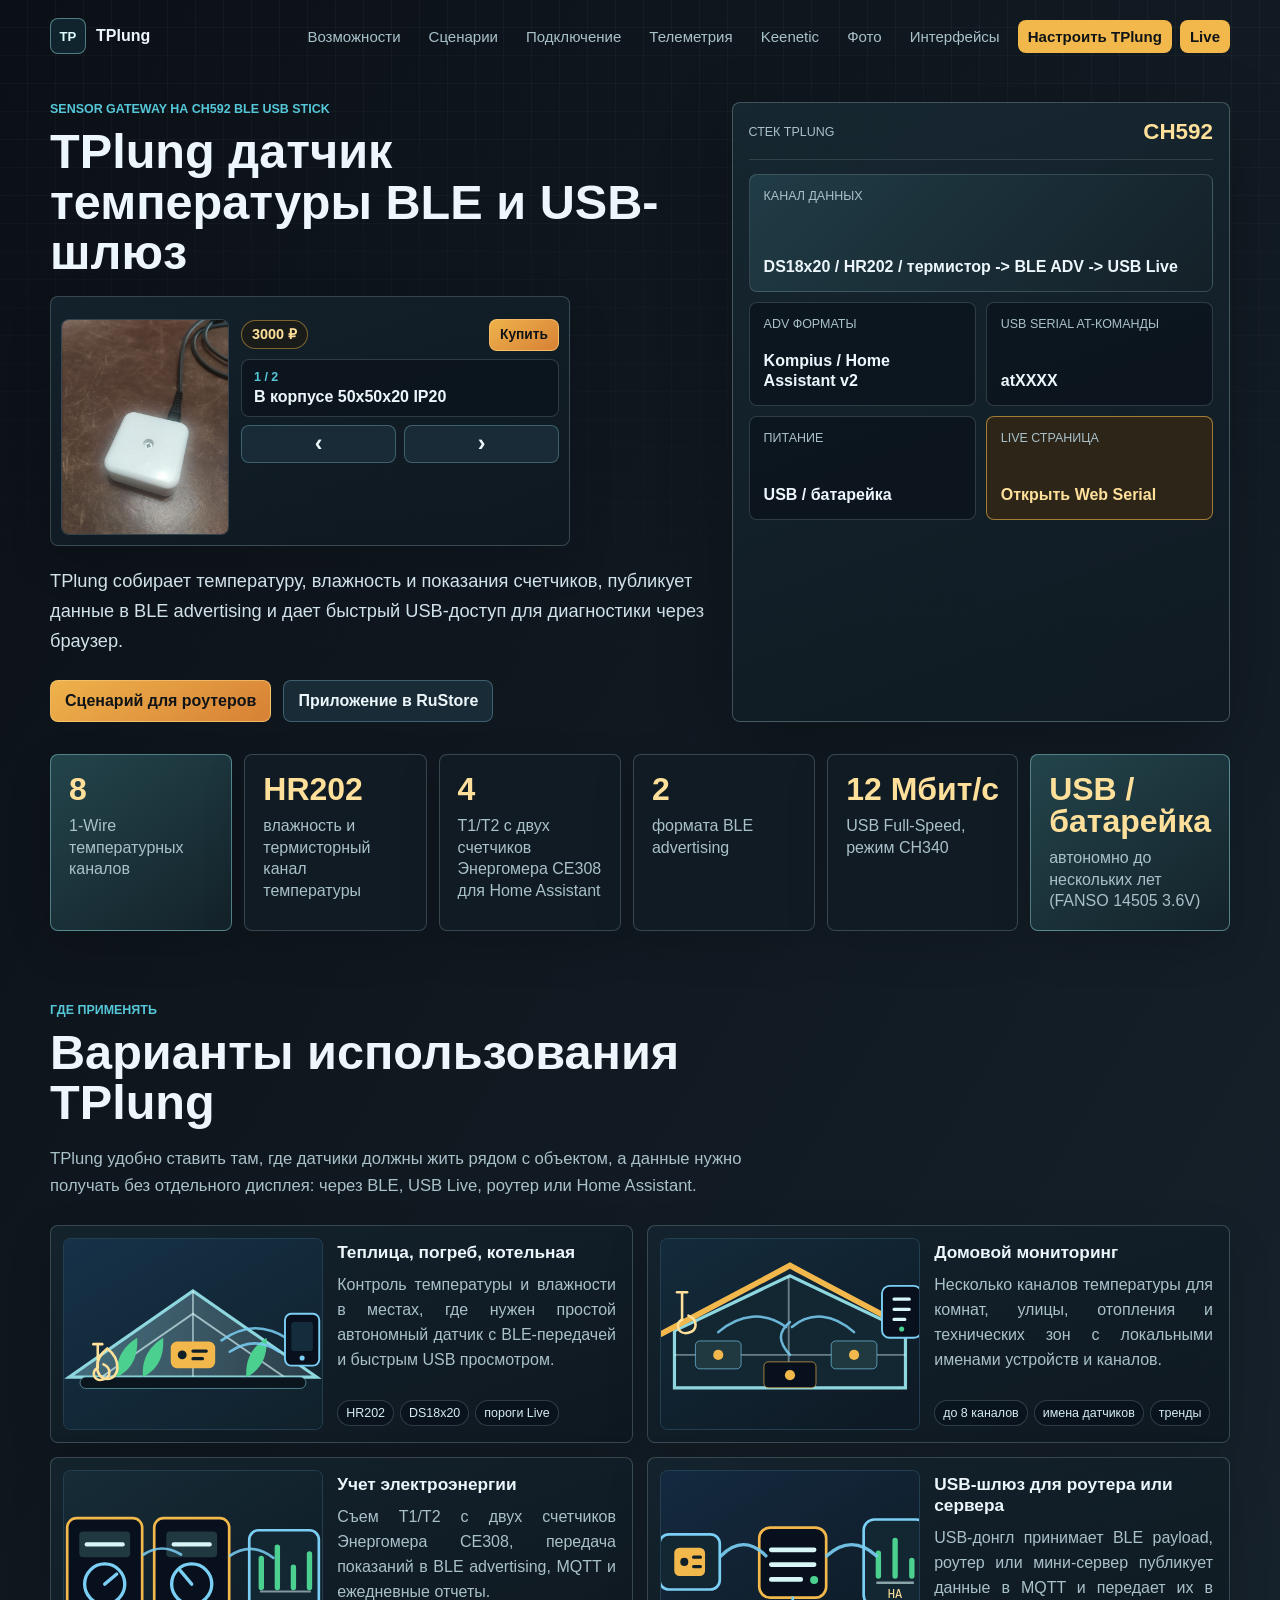
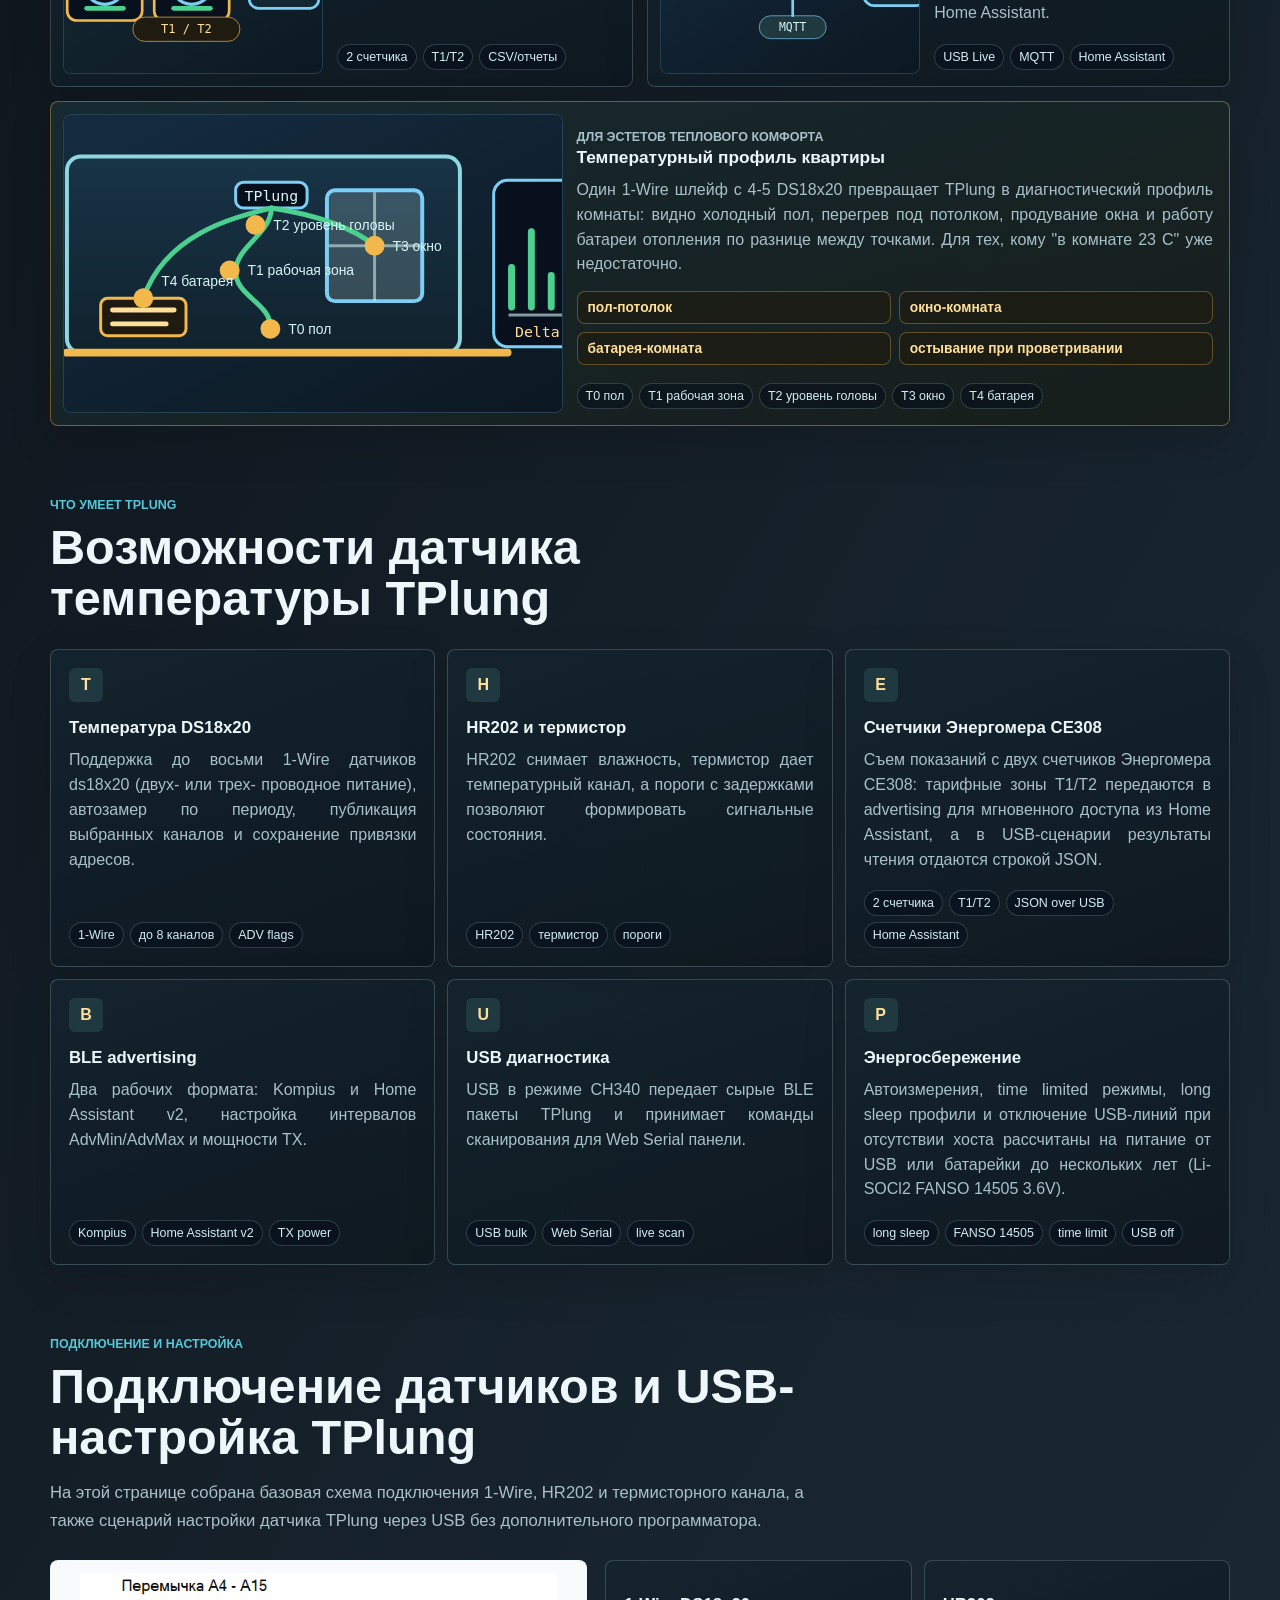
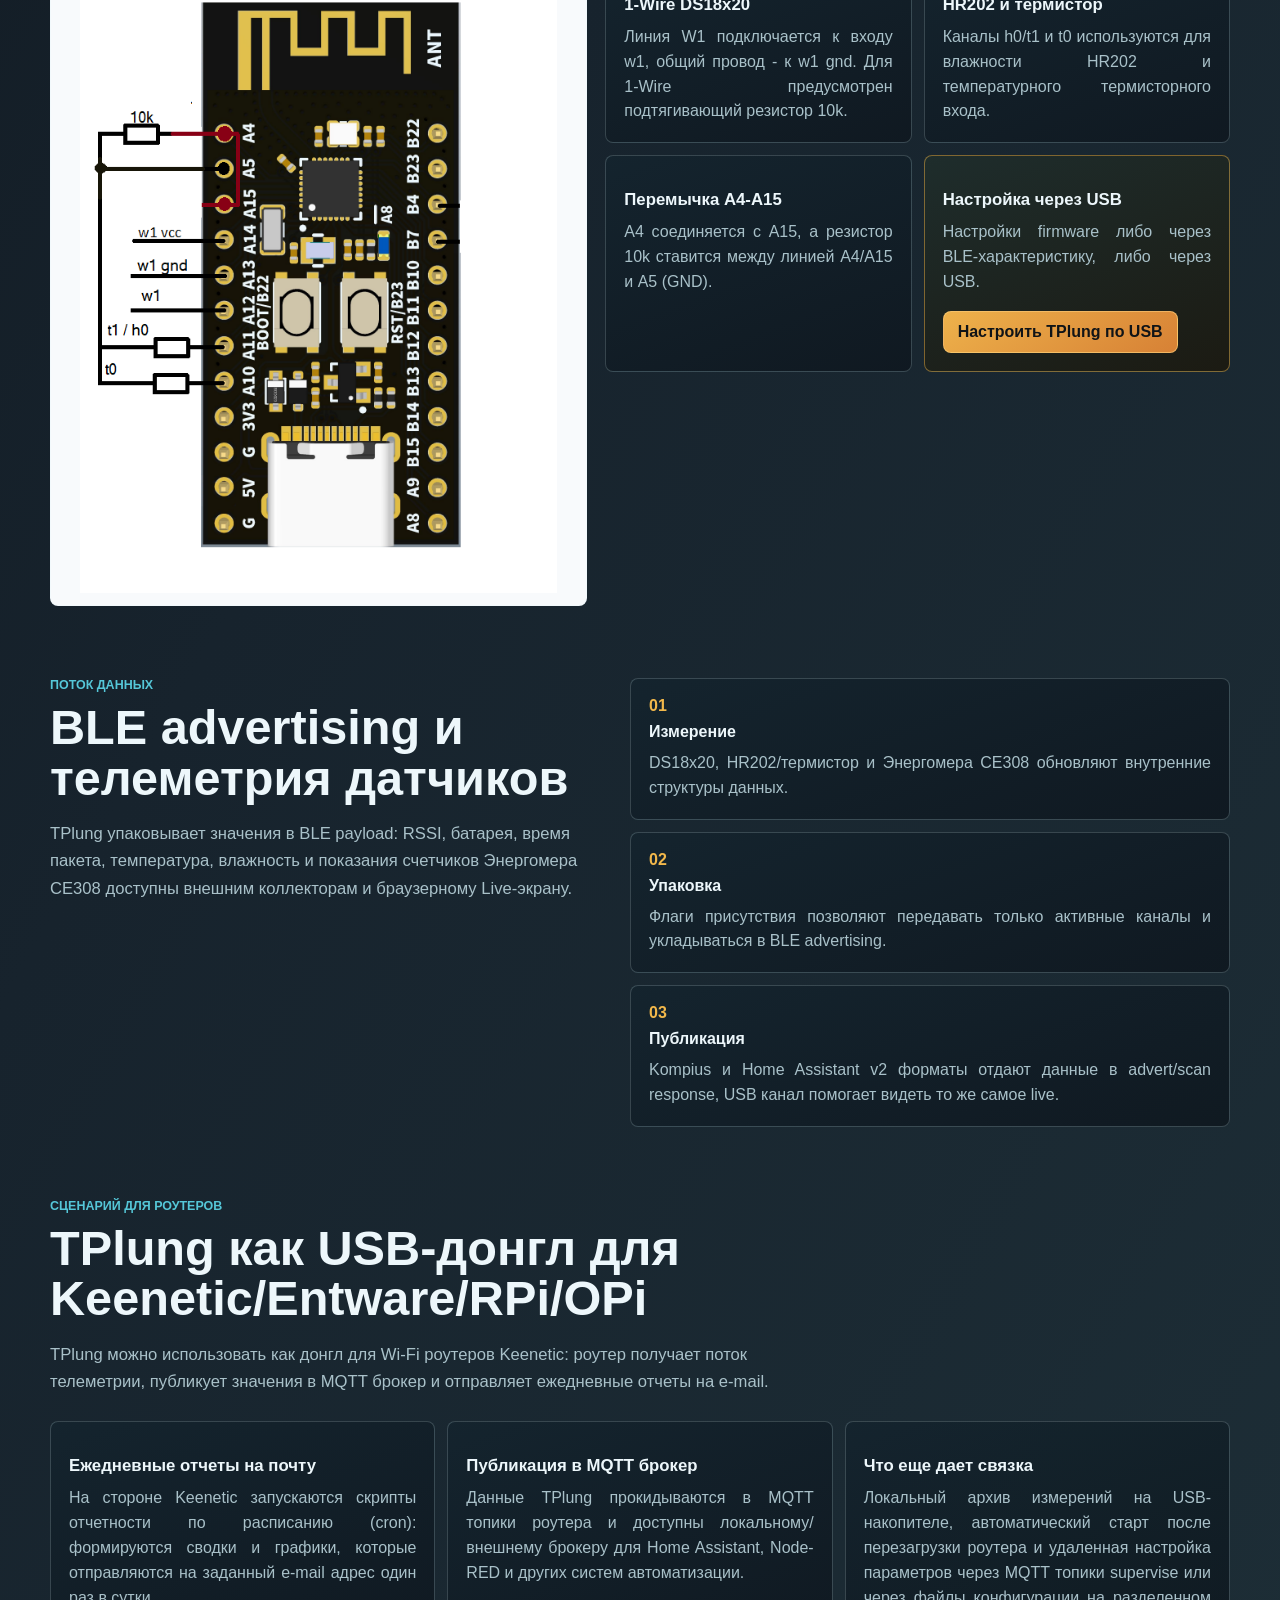
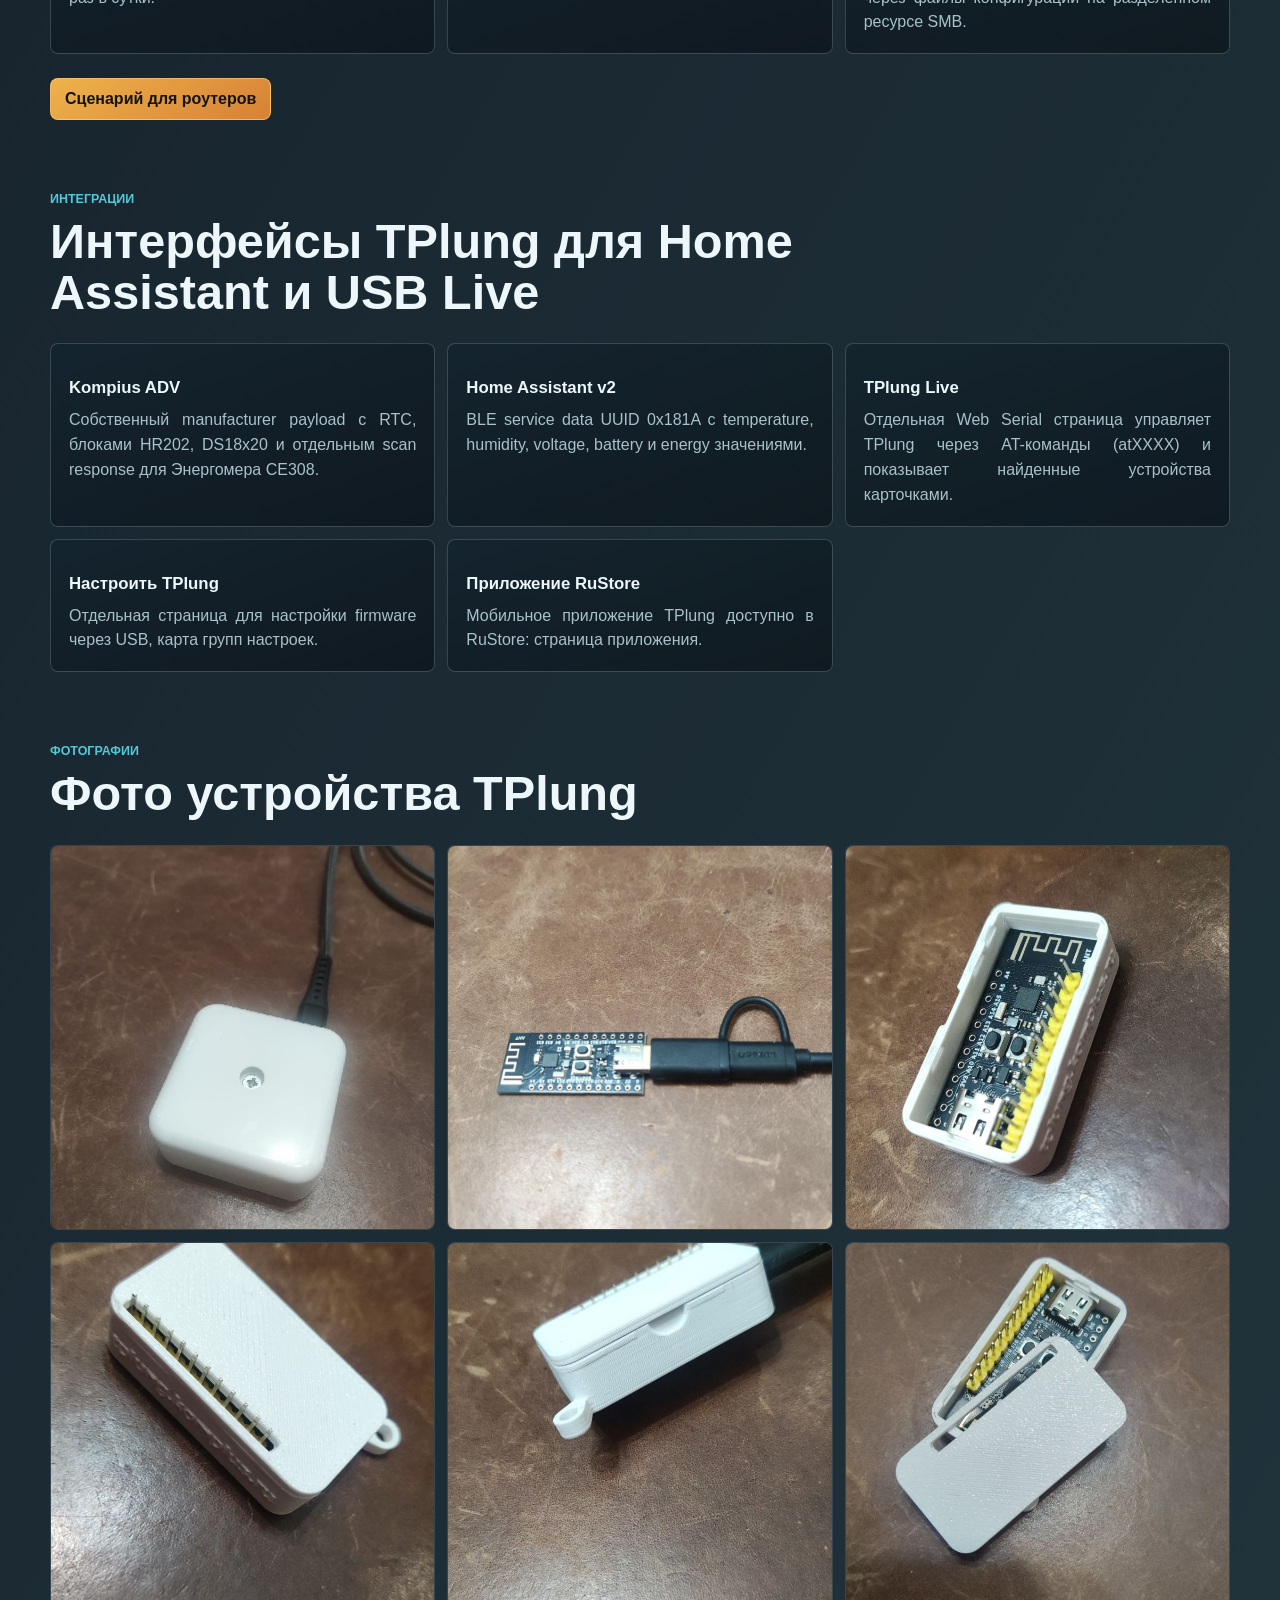
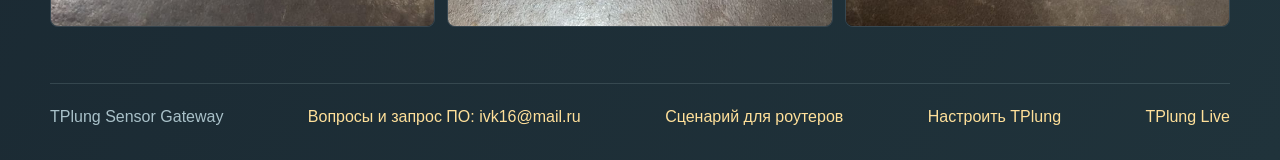
<file: index.html>
<!doctype html>
<html lang="ru">
<head>
  <meta charset="UTF-8" />
  <meta name="viewport" content="width=device-width, initial-scale=1.0" />
  <meta name="description" content="TPlung - датчик температуры и влажности с BLE advertising, USB Live, настройкой Web Serial и сценариями Keenetic/Home Assistant." />
  <meta name="robots" content="index,follow" />
  <link rel="canonical" href="https://tplung.kompius.ru/" />
  <title>TPlung датчик температуры BLE и USB-шлюз</title>
  <link rel="icon" href="./favicon.svg" type="image/svg+xml" />
  <link rel="stylesheet" href="./styles.css" />
</head>
<body>
  <div class="backdrop"></div>
  <header class="site-header">
    <a class="brand" href="./index.html" aria-label="TPlung Sensor Gateway">
      <span class="brand-mark">TP</span>
      <span>TPlung</span>
    </a>

    <nav class="site-nav" aria-label="Основная навигация">
      <a href="#features">Возможности</a>
      <a href="#use-cases">Сценарии</a>
      <a href="#connection">Подключение</a>
      <a href="#telemetry">Телеметрия</a>
      <a href="#keenetic">Keenetic</a>
      <a href="#gallery">Фото</a>
      <a href="#interfaces">Интерфейсы</a>
      <a class="nav-action" href="./firmware.html">Настроить TPlung</a>
      <a class="nav-action nav-live" href="./live.html">Live</a>
    </nav>
  </header>

  <main class="site-shell">
    <section class="hero-section">
      <div class="hero-copy">
        <p class="eyebrow">Sensor Gateway на CH592 BLE USB stick</p>
        <h1>TPlung датчик температуры BLE и USB-шлюз</h1>

        <section id="photos" class="photo-carousel is-portrait" aria-label="Фотографии устройства TPlung">
          <figure class="product-photo carousel-stage">
            <button class="carousel-zoom-button" type="button" id="photoZoomBtn" aria-label="Увеличить фото">
              <img id="photoCarouselImage" src="./assets/photos/photo_2026-06-19_22-47-48.jpg" alt="Закрытый корпус с платой" />
            </button>
          </figure>
          <div class="carousel-controls">
            <div class="carousel-buy-row">
              <b id="photoCarouselPrice">3000 ₽</b>
              <button class="buy-toggle btn btn-primary" type="button" id="buyToggleBtn" aria-expanded="false" aria-controls="buyPanel">Купить</button>
            </div>
            <button class="carousel-btn" type="button" id="photoPrevBtn" aria-label="Предыдущее фото">‹</button>
            <div class="carousel-meta">
              <span id="photoCarouselCounter">1 / 2</span>
              <strong id="photoCarouselCaption">В корпусе 50x50x20 IP20</strong>
            </div>
            <button class="carousel-btn" type="button" id="photoNextBtn" aria-label="Следующее фото">›</button>
            <div class="buy-panel" id="buyPanel" hidden>
              <div class="buy-form-row">
                <label class="buy-quantity" for="buyQuantity">
                  <span>Кол-во</span>
                  <input type="number" id="buyQuantity" min="1" max="99" step="1" value="1" inputmode="numeric" />
                </label>
                <output class="buy-total" id="buyTotal">3000 ₽</output>
              </div>
              <button class="btn btn-primary buy-pay" type="button" id="sbpPayBtn">Оплатить QR</button>
            </div>
          </div>
        </section>

        <p class="hero-lead">
          TPlung собирает температуру, влажность и показания счетчиков, публикует данные в BLE advertising и дает быстрый USB-доступ для диагностики через браузер.
        </p>

        <div class="hero-actions">
          <a class="btn btn-primary" href="./keenetic.html">Сценарий для роутеров</a>
          <a class="btn" href="https://www.rustore.ru/catalog/app/ru.kompius.thermo_plung" target="_blank" rel="noopener noreferrer">Приложение в RuStore</a>
        </div>
      </div>

      <div class="hero-aside">
        <div class="tplung-console" aria-label="Сводка возможностей TPlung">
          <div class="console-head">
            <span>Стек TPlung</span>
            <strong>CH592</strong>
          </div>
          <div class="console-grid">
            <div class="console-tile tile-wide">
              <span>Канал данных</span>
              <strong>DS18x20 / HR202 / термистор -> BLE ADV -> USB Live</strong>
            </div>
            <div class="console-tile">
              <span>ADV форматы</span>
              <strong>Kompius / Home Assistant v2</strong>
            </div>
            <div class="console-tile">
              <span>USB Serial AT-команды</span>
              <strong>atXXXX</strong>
            </div>
            <div class="console-tile">
              <span>Питание</span>
              <strong>USB / батарейка</strong>
            </div>
            <a class="console-tile console-link" href="./live.html">
              <span>Live страница</span>
              <strong>Открыть Web Serial</strong>
            </a>
          </div>
        </div>
      </div>
    </section>

    <section class="overview-grid" aria-label="Ключевые параметры">
      <div class="overview-tile accent-tile">
        <strong>8</strong>
        <span>1-Wire температурных каналов</span>
      </div>
      <div class="overview-tile">
        <strong>HR202</strong>
        <span>влажность и термисторный канал температуры</span>
      </div>
      <div class="overview-tile">
        <strong>4</strong>
        <span>T1/T2 с двух счетчиков Энергомера CE308 для Home Assistant</span>
      </div>
      <div class="overview-tile">
        <strong>2</strong>
        <span>формата BLE advertising</span>
      </div>
      <div class="overview-tile">
        <strong class="nowrap">12&nbsp;Мбит/с</strong>
        <span>USB Full-Speed, режим CH340</span>
      </div>
      <div class="overview-tile accent-tile">
        <strong>USB / батарейка</strong>
        <span>автономно до нескольких лет (FANSO 14505 3.6V)</span>
      </div>
    </section>

    <section id="use-cases" class="section-block use-case-section">
      <div class="section-head">
        <p class="eyebrow">Где применять</p>
        <h2>Варианты использования TPlung</h2>
        <p>TPlung удобно ставить там, где датчики должны жить рядом с объектом, а данные нужно получать без отдельного дисплея: через BLE, USB Live, роутер или Home Assistant.</p>
      </div>

      <div class="use-case-grid">
        <article class="use-case-card">
          <figure class="use-case-visual">
            <img src="./usecase-greenhouse.svg" alt="Схема: датчики температуры и влажности в теплице передают данные через TPlung" loading="lazy" />
          </figure>
          <div class="use-case-copy">
            <h3>Теплица, погреб, котельная</h3>
            <p>Контроль температуры и влажности в местах, где нужен простой автономный датчик с BLE-передачей и быстрым USB просмотром.</p>
            <div class="feature-points">
              <span>HR202</span>
              <span>DS18x20</span>
              <span>пороги Live</span>
            </div>
          </div>
        </article>

        <article class="use-case-card">
          <figure class="use-case-visual">
            <img src="./usecase-home.svg" alt="Схема: несколько комнат дома контролируются датчиками TPlung" loading="lazy" />
          </figure>
          <div class="use-case-copy">
            <h3>Домовой мониторинг</h3>
            <p>Несколько каналов температуры для комнат, улицы, отопления и технических зон с локальными именами устройств и каналов.</p>
            <div class="feature-points">
              <span>до 8 каналов</span>
              <span>имена датчиков</span>
              <span>тренды</span>
            </div>
          </div>
        </article>

        <article class="use-case-card">
          <figure class="use-case-visual">
            <img src="./usecase-energy.svg" alt="Схема: два счетчика Энергомера CE308 передают тарифы T1 и T2 в отчеты" loading="lazy" />
          </figure>
          <div class="use-case-copy">
            <h3>Учет электроэнергии</h3>
            <p>Съем T1/T2 с двух счетчиков Энергомера CE308, передача показаний в BLE advertising, MQTT и ежедневные отчеты.</p>
            <div class="feature-points">
              <span>2 счетчика</span>
              <span>T1/T2</span>
              <span>CSV/отчеты</span>
            </div>
          </div>
        </article>

        <article class="use-case-card">
          <figure class="use-case-visual">
            <img src="./usecase-gateway.svg" alt="Схема: USB-донгл TPlung передает BLE телеметрию через роутер в MQTT и Home Assistant" loading="lazy" />
          </figure>
          <div class="use-case-copy">
            <h3>USB-шлюз для роутера или сервера</h3>
            <p>USB-донгл принимает BLE payload, роутер или мини-сервер публикует данные в MQTT и передает их в Home Assistant.</p>
            <div class="feature-points">
              <span>USB Live</span>
              <span>MQTT</span>
              <span>Home Assistant</span>
            </div>
          </div>
        </article>

        <article class="use-case-card use-case-card-wide use-case-idea">
          <figure class="use-case-visual">
            <img src="./usecase-apartment-profile.svg" alt="Схема: пять DS18x20 на одном шлейфе измеряют пол, комнату, уровень головы, окно и батарею" loading="lazy" />
          </figure>
          <div class="use-case-copy">
            <p class="eyebrow">Для эстетов теплового комфорта</p>
            <h3>Температурный профиль квартиры</h3>
            <p>Один 1-Wire шлейф с 4-5 DS18x20 превращает TPlung в диагностический профиль комнаты: видно холодный пол, перегрев под потолком, продувание окна и работу батареи отопления по разнице между точками. Для тех, кому "в комнате 23 C" уже недостаточно.</p>
            <div class="use-case-metrics" aria-label="Полезные расчетные разницы температур">
              <span>пол-потолок</span>
              <span>окно-комната</span>
              <span>батарея-комната</span>
              <span>остывание при проветривании</span>
            </div>
            <div class="feature-points">
              <span>T0 пол</span>
              <span>T1 рабочая зона</span>
              <span>T2 уровень головы</span>
              <span>T3 окно</span>
              <span>T4 батарея</span>
            </div>
          </div>
        </article>
      </div>
    </section>

    <section id="features" class="section-block">
      <div class="section-head">
        <p class="eyebrow">Что умеет TPlung</p>
        <h2>Возможности датчика температуры TPlung</h2>
      </div>

      <div class="feature-grid">
        <article class="feature-card">
          <span class="feature-icon">T</span>
          <h3>Температура DS18x20</h3>
          <p>Поддержка до восьми 1-Wire датчиков ds18x20 (двух- или трех- проводное питание), автозамер по периоду, публикация выбранных каналов и сохранение привязки адресов.</p>
          <div class="feature-points">
            <span>1-Wire</span>
            <span>до 8 каналов</span>
            <span>ADV flags</span>
          </div>
        </article>

        <article class="feature-card">
          <span class="feature-icon">H</span>
          <h3>HR202 и термистор</h3>
          <p>HR202 снимает влажность, термистор дает температурный канал, а пороги с задержками позволяют формировать сигнальные состояния.</p>
          <div class="feature-points">
            <span>HR202</span>
            <span>термистор</span>
            <span>пороги</span>
          </div>
        </article>

        <article class="feature-card">
          <span class="feature-icon">E</span>
          <h3>Счетчики Энергомера CE308</h3>
          <p>Съем показаний с двух счетчиков Энергомера CE308: тарифные зоны T1/T2 передаются в advertising для мгновенного доступа из Home Assistant, а в USB-сценарии результаты чтения отдаются строкой JSON.</p>
          <div class="feature-points">
            <span>2 счетчика</span>
            <span>T1/T2</span>
            <span>JSON over USB</span>
            <span>Home Assistant</span>
          </div>
        </article>

        <article class="feature-card">
          <span class="feature-icon">B</span>
          <h3>BLE advertising</h3>
          <p>Два рабочих формата: Kompius и Home Assistant v2, настройка интервалов AdvMin/AdvMax и мощности TX.</p>
          <div class="feature-points">
            <span>Kompius</span>
            <span>Home Assistant v2</span>
            <span>TX power</span>
          </div>
        </article>

        <article class="feature-card">
          <span class="feature-icon">U</span>
          <h3>USB диагностика</h3>
          <p>USB в режиме CH340 передает сырые BLE пакеты TPlung и принимает команды сканирования для Web Serial панели.</p>
          <div class="feature-points">
            <span>USB bulk</span>
            <span>Web Serial</span>
            <span>live scan</span>
          </div>
        </article>

        <article class="feature-card">
          <span class="feature-icon">P</span>
          <h3>Энергосбережение</h3>
          <p>Автоизмерения, time limited режимы, long sleep профили и отключение USB-линий при отсутствии хоста рассчитаны на питание от USB или батарейки до нескольких лет (Li-SOCl2 FANSO 14505 3.6V).</p>
          <div class="feature-points">
            <span>long sleep</span>
            <span>FANSO 14505</span>
            <span>time limit</span>
            <span>USB off</span>
          </div>
        </article>
      </div>
    </section>

    <section id="connection" class="section-block connection-section">
      <div class="section-head">
        <p class="eyebrow">Подключение и настройка</p>
        <h2>Подключение датчиков и USB-настройка TPlung</h2>
        <p>
          На этой странице собрана базовая схема подключения 1-Wire, HR202 и термисторного канала,
          а также сценарий настройки датчика TPlung через USB без дополнительного программатора.
        </p>
      </div>

      <div class="connection-layout">
        <figure class="connection-diagram">
          <img src="./connections.png" alt="Схема подключения датчиков к TPlung: A4-A15, 1-Wire, HR202 и термистор" loading="lazy" />
        </figure>

        <div class="connection-panels">
          <article class="interface-panel">
            <h3>1-Wire DS18x20</h3>
            <p>Линия W1 подключается к входу w1, общий провод - к w1 gnd. Для 1-Wire предусмотрен подтягивающий резистор 10k.</p>
          </article>
          <article class="interface-panel">
            <h3>HR202 и термистор</h3>
            <p>Каналы h0/t1 и t0 используются для влажности HR202 и температурного термисторного входа.</p>
          </article>
          <article class="interface-panel">
            <h3>Перемычка A4-A15</h3>
            <p>A4 соединяется с A15, а резистор 10k ставится между линией A4/A15 и A5 (GND).</p>
          </article>
          <article class="interface-panel accent-panel">
            <h3>Настройка через USB</h3>
            <p>Настройки firmware либо через BLE-характеристику, либо через USB.</p>
            <div class="hero-actions compact-actions">
              <a class="btn btn-primary" href="./firmware.html">Настроить TPlung по USB</a>
            </div>
          </article>
        </div>
      </div>
    </section>

    <section id="telemetry" class="section-block split-section">
      <div class="section-head">
        <p class="eyebrow">Поток данных</p>
        <h2>BLE advertising и телеметрия датчиков</h2>
        <p>TPlung упаковывает значения в BLE payload: RSSI, батарея, время пакета, температура, влажность и показания счетчиков Энергомера CE308 доступны внешним коллекторам и браузерному Live-экрану.</p>
      </div>

      <div class="timeline">
        <div class="timeline-step">
          <span>01</span>
          <strong>Измерение</strong>
          <p>DS18x20, HR202/термистор и Энергомера CE308 обновляют внутренние структуры данных.</p>
        </div>
        <div class="timeline-step">
          <span>02</span>
          <strong>Упаковка</strong>
          <p>Флаги присутствия позволяют передавать только активные каналы и укладываться в BLE advertising.</p>
        </div>
        <div class="timeline-step">
          <span>03</span>
          <strong>Публикация</strong>
          <p>Kompius и Home Assistant v2 форматы отдают данные в advert/scan response, USB канал помогает видеть то же самое live.</p>
        </div>
      </div>
    </section>

    <section id="keenetic" class="section-block">
      <div class="section-head">
        <p class="eyebrow">Сценарий для роутеров</p>
        <h2>TPlung как USB-донгл для Keenetic/Entware/RPi/OPi</h2>
        <p>
          TPlung можно использовать как донгл для Wi-Fi роутеров Keenetic: роутер получает поток телеметрии,
          публикует значения в MQTT брокер и отправляет ежедневные отчеты на e-mail.
        </p>
      </div>

      <div class="interface-grid">
        <article class="interface-panel">
          <h3>Ежедневные отчеты на почту</h3>
          <p>На стороне Keenetic запускаются скрипты отчетности по расписанию (cron): формируются сводки и графики, которые отправляются на заданный e-mail адрес один раз в сутки.</p>
        </article>
        <article class="interface-panel">
          <h3>Публикация в MQTT брокер</h3>
          <p>Данные TPlung прокидываются в MQTT топики роутера и доступны локальному/внешнему брокеру для Home Assistant, Node-RED и других систем автоматизации.</p>
        </article>
        <article class="interface-panel">
          <h3>Что еще дает связка</h3>
          <p>Локальный архив измерений на USB-накопителе, автоматический старт после перезагрузки роутера и удаленная настройка параметров через MQTT топики supervise или через файлы конфигурации на разделенном ресурсе SMB.</p>
        </article>
      </div>

      <div class="hero-actions">
        <a class="btn btn-primary" href="./keenetic.html">Сценарий для роутеров</a>
      </div>
    </section>

    <section id="interfaces" class="section-block">
      <div class="section-head">
        <p class="eyebrow">Интеграции</p>
        <h2>Интерфейсы TPlung для Home Assistant и USB Live</h2>
      </div>

      <div class="interface-grid">
        <article class="interface-panel">
          <h3>Kompius ADV</h3>
          <p>Собственный manufacturer payload с RTC, блоками HR202, DS18x20 и отдельным scan response для Энергомера CE308.</p>
        </article>
        <article class="interface-panel">
          <h3>Home Assistant v2</h3>
          <p>BLE service data UUID 0x181A с temperature, humidity, voltage, battery и energy значениями.</p>
        </article>
        <article class="interface-panel">
          <h3>TPlung Live</h3>
          <p>Отдельная Web Serial страница управляет TPlung через AT-команды (atXXXX) и показывает найденные устройства карточками.</p>
        </article>
        <article class="interface-panel">
          <h3>Настроить TPlung</h3>
          <p>Отдельная страница для настройки firmware через USB, карта групп настроек.</p>
        </article>
        <article class="interface-panel">
          <h3>Приложение RuStore</h3>
          <p>Мобильное приложение TPlung доступно в RuStore: <a href="https://www.rustore.ru/catalog/app/ru.kompius.thermo_plung" target="_blank" rel="noopener noreferrer">страница приложения</a>.</p>
        </article>
      </div>
    </section>

    <section id="gallery" class="section-block">
      <div class="section-head">
        <p class="eyebrow">Фотографии</p>
        <h2>Фото устройства TPlung</h2>
      </div>

      <div class="gallery-grid" id="galleryGrid"></div>
    </section>
  </main>

  <footer class="site-footer">
    <span>TPlung Sensor Gateway</span>
    <a href="mailto:ivk16@mail.ru">Вопросы и запрос ПО: ivk16@mail.ru</a>
    <a href="./keenetic.html">Сценарий для роутеров</a>
    <a href="./firmware.html">Настроить TPlung</a>
    <a href="./live.html">TPlung Live</a>
  </footer>

  <div class="photo-lightbox" id="photoLightbox" aria-hidden="true">
    <button class="lightbox-backdrop" type="button" id="photoLightboxBackdrop" aria-label="Закрыть фото"></button>
    <figure class="lightbox-frame">
      <button class="lightbox-close" type="button" id="photoLightboxClose" aria-label="Закрыть">×</button>
      <img id="photoLightboxImage" src="./assets/photos/photo_2026-06-19_22-47-36.jpg" alt="Корпус с кабелем" />
      <figcaption id="photoLightboxCaption">Корпус с кабелем</figcaption>
    </figure>
  </div>

  <div class="qr-modal" id="sbpQrModal" aria-hidden="true">
    <button class="qr-modal-backdrop" type="button" id="sbpQrBackdrop" aria-label="Закрыть QR оплаты"></button>
    <section class="qr-modal-frame" role="dialog" aria-modal="true" aria-labelledby="sbpQrTitle">
      <button class="qr-modal-close" type="button" id="sbpQrClose" aria-label="Закрыть">×</button>
      <h2 id="sbpQrTitle">Оплата по QR</h2>
      <div class="sbp-qr" aria-live="polite">
        <img id="sbpQrImage" src="" alt="QR-код для оплаты TPlung через СБП" hidden />
        <p id="sbpQrCaption"></p>
        <button class="btn invoice-req-btn" type="button" id="openInvoiceReqBtn" hidden>Отправить реквизиты организации для счета</button>
      </div>
    </section>
  </div>

  <div class="qr-modal" id="invoiceReqModal" aria-hidden="true">
    <button class="qr-modal-backdrop" type="button" id="invoiceReqBackdrop" aria-label="Закрыть форму реквизитов"></button>
    <section class="qr-modal-frame invoice-modal-frame" role="dialog" aria-modal="true" aria-labelledby="invoiceReqTitle">
      <button class="qr-modal-close" type="button" id="invoiceReqClose" aria-label="Закрыть">×</button>
      <h2 id="invoiceReqTitle">Реквизиты организации для счета</h2>
      <p class="invoice-help">Только для ИП и ООО: заполните форму и отправьте письмо на ivk16@mail.ru, или просто прикрепите свои реквизиты.</p>

      <form class="invoice-form" id="invoiceForm" novalidate>
        <label>
          <span>Тип организации</span>
          <select id="invoiceClientType">
            <option value="ООО">ООО</option>
            <option value="ИП">ИП</option>
          </select>
        </label>
        <label>
          <span>Наименование организации / ИП</span>
          <input type="text" id="invoiceName" placeholder="ООО Ромашка / ИП Иванов И.И." />
        </label>
        <label>
          <span>ИНН</span>
          <input type="text" id="invoiceInn" placeholder="1234567890" />
        </label>
        <label>
          <span>КПП (для ООО)</span>
          <input type="text" id="invoiceKpp" placeholder="123456789" />
        </label>
        <label>
          <span>E-mail для счета</span>
          <input type="email" id="invoiceEmail" placeholder="client@example.com" />
        </label>
        <label class="field-wide">
          <span>Комментарий</span>
          <textarea id="invoiceComment" rows="3" placeholder="Доп. пожелания: адрес и желаемый способ доставки"></textarea>
        </label>
        <button class="btn btn-primary field-wide" type="submit">Сформировать письмо</button>
      </form>
    </section>
  </div>

  <script>
    (() => {
      const photos = [
        { src: "./assets/photos/photo_2026-06-19_22-47-48.jpg", alt: "В корпусе 50x50x20 IP20", price: "3000 ₽", shape: "portrait" },
        { src: "./assets/photos/photo_2026-06-19_22-48-08.jpg", alt: "В корпусе 100x29x100 IP20", price: "3500 ₽", shape: "portrait" }
      ];

      const galleryPhotos = [
        { src: "./assets/photos/photo_2026-06-19_22-47-36.jpg", alt: "Корпус с кабелем", price: "3000 ₽", shape: "portrait" },
        { src: "./assets/photos/photo_2026-06-19_22-47-25.jpg", alt: "Плата с USB", price: "3000 ₽", shape: "portrait" },
        { src: "./assets/photos/photo_2026-06-19_22-47-52.jpg", alt: "Плата в корпусе", price: "3000 ₽", shape: "landscape" },
        { src: "./assets/photos/photo_2026-06-19_22-47-56.jpg", alt: "Корпус с гребенкой", price: "3000 ₽", shape: "portrait" },
        { src: "./assets/photos/photo_2026-06-19_22-48-00.jpg", alt: "Вид сбоку", price: "3000 ₽", shape: "portrait" },
        { src: "./assets/photos/photo_2026-06-19_22-48-04.jpg", alt: "Сдвинутая крышка", price: "3000 ₽", shape: "portrait" }
      ];

      const sbpConfig = {
        apiEndpoint: "",
        paymentLink: "",
        purposePrefix: "TPlung Sensor Gateway"
      };

      const carousel = document.getElementById("photos");
      const image = document.getElementById("photoCarouselImage");
      const counter = document.getElementById("photoCarouselCounter");
      const caption = document.getElementById("photoCarouselCaption");
      const price = document.getElementById("photoCarouselPrice");
      const buyToggle = document.getElementById("buyToggleBtn");
      const buyPanel = document.getElementById("buyPanel");
      const buyQuantity = document.getElementById("buyQuantity");
      const buyTotal = document.getElementById("buyTotal");
      const sbpPay = document.getElementById("sbpPayBtn");
      const sbpQrModal = document.getElementById("sbpQrModal");
      const sbpQrClose = document.getElementById("sbpQrClose");
      const sbpQrBackdrop = document.getElementById("sbpQrBackdrop");
      const sbpQrImage = document.getElementById("sbpQrImage");
      const sbpQrCaption = document.getElementById("sbpQrCaption");
      const openInvoiceReqBtn = document.getElementById("openInvoiceReqBtn");
      const invoiceReqModal = document.getElementById("invoiceReqModal");
      const invoiceReqClose = document.getElementById("invoiceReqClose");
      const invoiceReqBackdrop = document.getElementById("invoiceReqBackdrop");
      const invoiceForm = document.getElementById("invoiceForm");
      const invoiceClientType = document.getElementById("invoiceClientType");
      const invoiceName = document.getElementById("invoiceName");
      const invoiceInn = document.getElementById("invoiceInn");
      const invoiceKpp = document.getElementById("invoiceKpp");
      const invoiceEmail = document.getElementById("invoiceEmail");
      const invoiceComment = document.getElementById("invoiceComment");
      const prev = document.getElementById("photoPrevBtn");
      const next = document.getElementById("photoNextBtn");
      const zoom = document.getElementById("photoZoomBtn");
      const lightbox = document.getElementById("photoLightbox");
      const lightboxImage = document.getElementById("photoLightboxImage");
      const lightboxCaption = document.getElementById("photoLightboxCaption");
      const lightboxClose = document.getElementById("photoLightboxClose");
      const lightboxBackdrop = document.getElementById("photoLightboxBackdrop");
      const galleryGrid = document.getElementById("galleryGrid");

      function renderGallery() {
        galleryGrid.innerHTML = "";
        galleryPhotos.forEach((photo, idx) => {
          const item = document.createElement("a");
          item.href = "#";
          item.className = "gallery-item";
          item.setAttribute("aria-label", photo.alt);
          item.innerHTML = `
            <img src="${photo.src}" alt="${photo.alt}" loading="lazy" />
            <div class="gallery-item-overlay">
              <span class="gallery-item-alt">${photo.alt}</span>
            </div>
          `;
          item.addEventListener("click", (e) => {
            e.preventDefault();
            showLightbox(photo);
          });
          galleryGrid.appendChild(item);
        });
      }

      function showLightbox(photo) {
        lightboxImage.src = photo.src;
        lightboxImage.alt = photo.alt;
        lightboxCaption.textContent = photo.alt;
        openLightbox();
      }

      const rubFormatter = new Intl.NumberFormat("ru-RU", {
        style: "currency",
        currency: "RUB",
        maximumFractionDigits: 0
      });

      function parsePriceValue(value) {
        return Number(String(value).replace(/[^\d,.-]/g, "").replace(",", ".")) || 0;
      }

      function getQuantity() {
        const value = Number.parseInt(buyQuantity.value, 10);
        return Number.isFinite(value) ? Math.max(1, Math.min(99, value)) : 1;
      }

      function getCurrentOrder() {
        const photo = photos[index];
        const quantity = getQuantity();
        const unitPrice = parsePriceValue(photo.price);
        return {
          photo,
          quantity,
          unitPrice,
          total: unitPrice * quantity
        };
      }

      function formatRub(value) {
        return rubFormatter.format(value).replace(/,00\s?₽$/, " ₽");
      }

      function updateOrderSummary() {
        const order = getCurrentOrder();
        buyQuantity.value = order.quantity;
        buyTotal.value = formatRub(order.total);
      }

      function hideSbpQr() {
        sbpQrModal.classList.remove("is-open");
        sbpQrModal.setAttribute("aria-hidden", "true");
        openInvoiceReqBtn.hidden = true;
        sbpQrImage.hidden = true;
        sbpQrImage.removeAttribute("src");
        sbpQrCaption.textContent = "";
      }

      function openSbpQr() {
        sbpQrModal.classList.add("is-open");
        sbpQrModal.setAttribute("aria-hidden", "false");
        sbpQrClose.focus();
      }

      function closeSbpQr() {
        sbpQrModal.classList.remove("is-open");
        sbpQrModal.setAttribute("aria-hidden", "true");
        sbpPay.focus();
      }

      function openInvoiceReq() {
        invoiceReqModal.classList.add("is-open");
        invoiceReqModal.setAttribute("aria-hidden", "false");
        invoiceClientType.focus();
      }

      function closeInvoiceReq() {
        invoiceReqModal.classList.remove("is-open");
        invoiceReqModal.setAttribute("aria-hidden", "true");
        openInvoiceReqBtn.focus();
      }

      function openInvoiceMail(subject, body) {
        const encodedSubject = encodeURIComponent(subject);
        const encodedBody = encodeURIComponent(body);
        window.location.href = `mailto:ivk16@mail.ru?subject=${encodedSubject}&body=${encodedBody}`;
      }

      function getOrderSubject(order) {
        return `Запрос счета: ${order.photo.alt} (${order.quantity} шт.)`;
      }

      function getOrderBody(order) {
        return [
          "Здравствуйте! Прошу выставить счет.",
          "",
          `Товар: ${order.photo.alt}`,
          `Количество: ${order.quantity}`,
          `Сумма: ${formatRub(order.total)}`,
          ""
        ];
      }

      function buildPaymentLink(order) {
        const purpose = `${sbpConfig.purposePrefix}: ${order.photo.alt}, ${order.quantity} шт.`;
        const separator = sbpConfig.paymentLink.includes("?") ? "&" : "?";
        const params = new URLSearchParams({
          amount: order.total.toFixed(2),
          purpose,
          quantity: String(order.quantity),
          item: order.photo.alt
        });
        return `${sbpConfig.paymentLink}${separator}${params.toString()}`;
      }

      async function requestSberQr(order) {
        const response = await fetch(sbpConfig.apiEndpoint, {
          method: "POST",
          headers: {
            "Content-Type": "application/json"
          },
          body: JSON.stringify({
            item: order.photo.alt,
            quantity: order.quantity,
            amount: order.total,
            amountKopecks: Math.round(order.total * 100),
            purpose: `${sbpConfig.purposePrefix}: ${order.photo.alt}, ${order.quantity} шт.`
          })
        });

        if (!response.ok) {
          throw new Error("Не удалось создать QR оплаты");
        }

        const payment = await response.json();
        return payment.order_form_url || payment.orderFormUrl || payment.qrUrl;
      }

      async function renderSbpQr() {
        const order = getCurrentOrder();
        let payload = "";

        try {
          if (sbpConfig.apiEndpoint) {
            payload = await requestSberQr(order);
          } else if (sbpConfig.paymentLink) {
            payload = buildPaymentLink(order);
          }
        } catch (error) {
          openInvoiceReqBtn.hidden = false;
          sbpQrImage.hidden = true;
          sbpQrImage.removeAttribute("src");
          sbpQrCaption.textContent = "Не удалось создать QR оплаты. Попробуйте позже или свяжитесь с продавцом.";
          openSbpQr();
          return;
        }

        if (!payload) {
          openInvoiceReqBtn.hidden = false;
          sbpQrImage.hidden = true;
          sbpQrImage.removeAttribute("src");
          sbpQrCaption.textContent = "Оплата по СБП пока не подключена - запросите счет по почте ivk16@mail.ru";
          openSbpQr();
          return;
        }

        openInvoiceReqBtn.hidden = true;
        const qrUrl = new URL("https://api.qrserver.com/v1/create-qr-code/");
        qrUrl.searchParams.set("size", "240x240");
        qrUrl.searchParams.set("data", payload);
        sbpQrImage.hidden = false;
        sbpQrImage.src = qrUrl.toString();
        sbpQrCaption.textContent = `${order.photo.alt}: ${order.quantity} шт., ${formatRub(order.total)}`;
        openSbpQr();
      }

      function renderPhoto(nextIndex) {
        index = (nextIndex + photos.length) % photos.length;
        const photo = photos[index];
        image.src = photo.src;
        image.alt = photo.alt;
        counter.textContent = `${index + 1} / ${photos.length}`;
        caption.textContent = photo.alt;
        price.textContent = photo.price;
        carousel.classList.toggle("is-landscape", photo.shape === "landscape");
        carousel.classList.toggle("is-portrait", photo.shape !== "landscape");
        lightboxImage.src = photo.src;
        lightboxImage.alt = photo.alt;
        lightboxCaption.textContent = photo.alt;
        updateOrderSummary();
        hideSbpQr();
      }

      function openLightbox() {
        lightbox.classList.add("is-open");
        lightbox.setAttribute("aria-hidden", "false");
        lightboxClose.focus();
      }

      function closeLightbox() {
        lightbox.classList.remove("is-open");
        lightbox.setAttribute("aria-hidden", "true");
        zoom.focus();
      }

      prev.addEventListener("click", () => renderPhoto(index - 1));
      next.addEventListener("click", () => renderPhoto(index + 1));
      buyToggle.addEventListener("click", () => {
        const isOpen = buyPanel.hidden;
        buyPanel.hidden = !isOpen;
        buyToggle.setAttribute("aria-expanded", String(isOpen));
        updateOrderSummary();
        if (isOpen) {
          buyQuantity.focus();
        } else {
          hideSbpQr();
        }
      });
      buyQuantity.addEventListener("input", () => {
        updateOrderSummary();
        hideSbpQr();
      });
      sbpPay.addEventListener("click", renderSbpQr);
      openInvoiceReqBtn.addEventListener("click", openInvoiceReq);
      invoiceReqClose.addEventListener("click", closeInvoiceReq);
      invoiceReqBackdrop.addEventListener("click", closeInvoiceReq);
      invoiceForm.addEventListener("submit", (event) => {
        event.preventDefault();
        const order = getCurrentOrder();
        const lines = getOrderBody(order);
        lines.push(`Тип организации: ${invoiceClientType.value}`);
        lines.push(`Организация / ИП: ${invoiceName.value.trim() || "не указано"}`);
        lines.push(`ИНН: ${invoiceInn.value.trim() || "не указано"}`);
        lines.push(`КПП: ${invoiceKpp.value.trim() || "не указано"}`);
        lines.push(`E-mail для счета: ${invoiceEmail.value.trim() || "не указано"}`);
        lines.push(`Комментарий: ${invoiceComment.value.trim() || "-"}`);
        lines.push("");
        lines.push("Письмо сформировано с сайта TPlung.");
        openInvoiceMail(getOrderSubject(order), lines.join("\n"));
      });
      sbpQrClose.addEventListener("click", closeSbpQr);
      sbpQrBackdrop.addEventListener("click", closeSbpQr);
      zoom.addEventListener("click", openLightbox);
      lightboxClose.addEventListener("click", closeLightbox);
      lightboxBackdrop.addEventListener("click", closeLightbox);
      document.addEventListener("keydown", (event) => {
        if (event.key === "Escape" && sbpQrModal.classList.contains("is-open")) {
          closeSbpQr();
          return;
        }
        if (event.key === "Escape" && invoiceReqModal.classList.contains("is-open")) {
          closeInvoiceReq();
          return;
        }
        if (event.key === "Escape" && lightbox.classList.contains("is-open")) {
          closeLightbox();
        }
      });

      renderPhoto(0);
      renderGallery();
    })();
  </script>
</body>
</html>
</file>
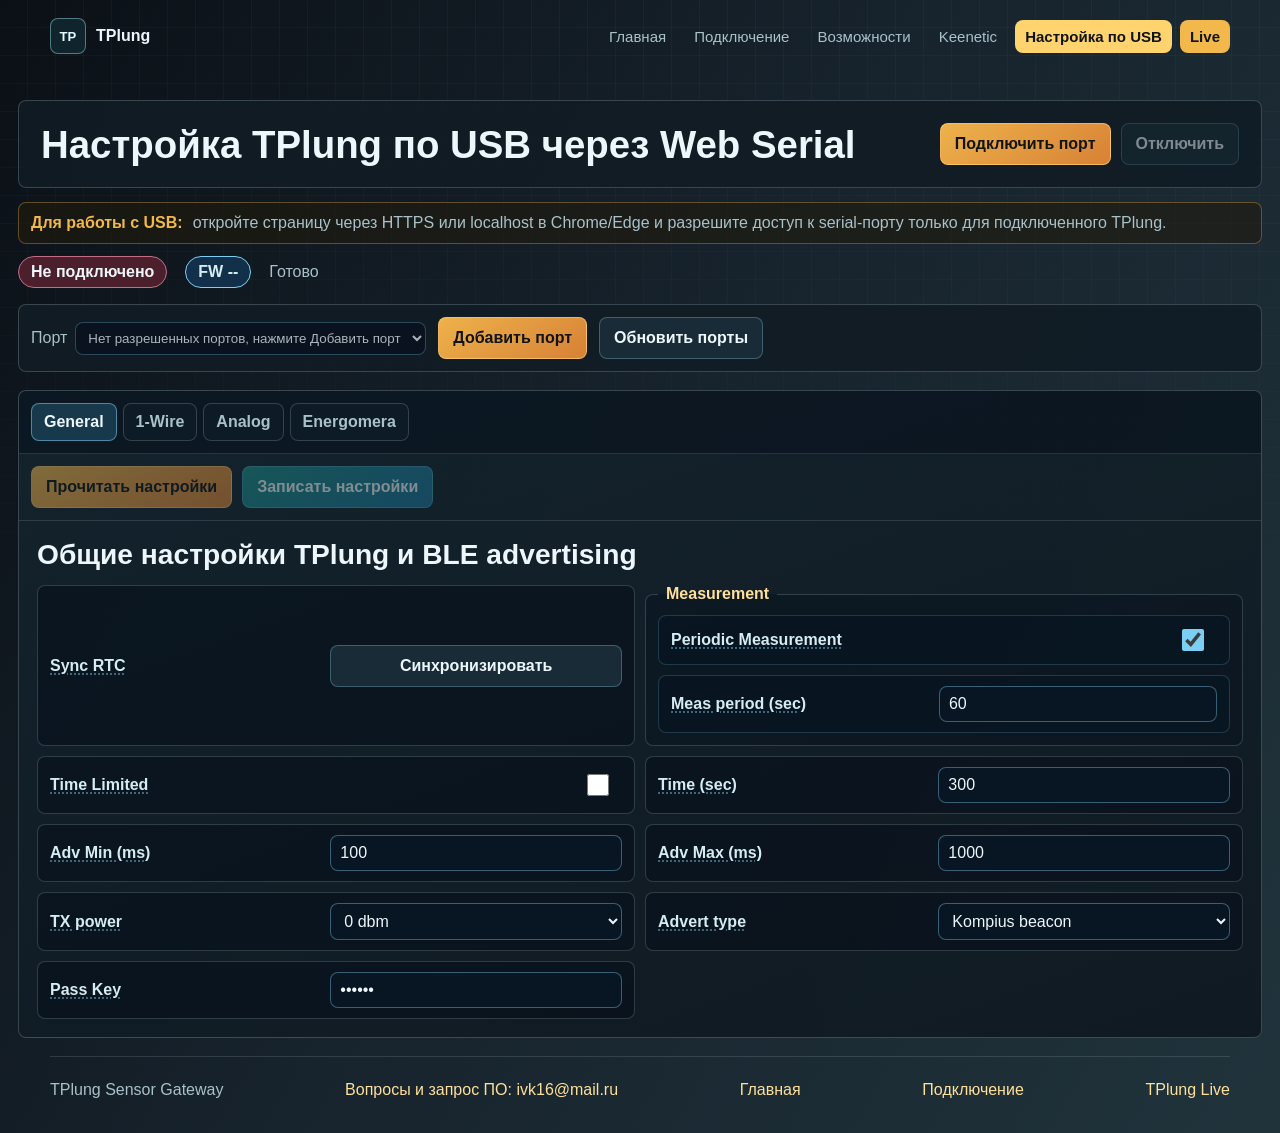
<file: firmware.html>
<!doctype html>
<html lang="ru">
<head>
  <meta charset="UTF-8" />
  <meta name="viewport" content="width=device-width, initial-scale=1.0" />
  <meta name="description" content="Настройка TPlung по USB через Web Serial: датчики 1-Wire, HR202, Энергомера, BLE advertising и параметры питания." />
  <title>Настройка TPlung по USB через Web Serial</title>
  <link rel="icon" href="./favicon.svg" type="image/svg+xml" />
  <link rel="stylesheet" href="./styles.css" />
</head>
<body>
  <div class="backdrop"></div>
  <header class="site-header">
    <a class="brand" href="./index.html" aria-label="TPlung Sensor Gateway">
      <span class="brand-mark">TP</span>
      <span>TPlung</span>
    </a>

    <nav class="site-nav" aria-label="Основная навигация">
      <a href="./index.html">Главная</a>
      <a href="./index.html#connection">Подключение</a>
      <a href="./index.html#features">Возможности</a>
      <a href="./keenetic.html">Keenetic</a>
      <a class="nav-action" href="./firmware.html" aria-current="page">Настройка по USB</a>
      <a class="nav-action nav-live" href="./live.html">Live</a>
    </nav>
  </header>

  <main class="app live-shell firmware-shell">
    <header class="toolbar live-toolbar">
      <div class="title-wrap">
        <h1>Настройка TPlung по USB через Web Serial</h1>
      </div>

      <div class="controls">
        <button id="connectBtn" class="btn btn-primary">Подключить порт</button>
        <button id="disconnectBtn" class="btn" disabled>Отключить</button>
      </div>
    </header>

    <section class="publish-note" aria-label="Требования Web Serial">
      <strong>Для работы с USB:</strong>
      <span>откройте страницу через HTTPS или localhost в Chrome/Edge и разрешите доступ к serial-порту только для подключенного TPlung.</span>
    </section>

    <section class="status">
      <span id="statusBadge" class="badge badge-off">Не подключено</span>
      <span id="firmwareVersion" class="badge badge-info">FW --</span>
      <span id="logLine" class="muted">Готово</span>
    </section>

    <section class="panel firmware-port-panel">
      <label>
        Порт
        <select id="portSelect">
          <option value="">Нет разрешенных портов, нажмите Добавить порт</option>
        </select>
      </label>
      <button id="addPortBtn" class="btn btn-primary">Добавить порт</button>
      <button id="refreshPortsBtn" class="btn">Обновить порты</button>
    </section>

    <section class="settings-workbench" aria-label="Настройки устройства">
      <div class="settings-tabs" role="tablist" aria-label="Разделы настроек">
        <button class="settings-tab active" type="button" role="tab" aria-selected="true" data-settings-tab="general">General</button>
        <button class="settings-tab" type="button" role="tab" aria-selected="false" data-settings-tab="w1">1-Wire</button>
        <button class="settings-tab" type="button" role="tab" aria-selected="false" data-settings-tab="analog">Analog</button>
        <button class="settings-tab" type="button" role="tab" aria-selected="false" data-settings-tab="energo">Energomera</button>
      </div>

      <div class="settings-actions">
        <button class="btn btn-primary" id="readSettingsBtn" type="button" disabled>Прочитать настройки</button>
        <button class="btn btn-accent" id="writeSettingsBtn" type="button" disabled>Записать настройки</button>
      </div>

      <section class="settings-screen active" data-settings-screen="general" role="tabpanel">
        <div class="settings-section-head">
          <h2>Общие настройки TPlung и BLE advertising</h2>
        </div>
        <div class="settings-form">
          <div class="setting-row"><span>Sync RTC</span><button class="btn" type="button" name="currentTime" value="sync">Синхронизировать</button></div>
          <fieldset class="settings-group">
            <legend>Measurement</legend>
            <label class="setting-row switch-row"><span>Periodic Measurement</span><input type="checkbox" name="periodicMeasurement" checked /></label>
            <label class="setting-row"><span>Meas period (sec)</span><input type="number" name="autoMeasurement" min="5" max="65500" value="60" /></label>
          </fieldset>
          <label class="setting-row switch-row"><span>Time Limited</span><input type="checkbox" name="timeLimited" /></label>
          <label class="setting-row"><span>Time (sec)</span><input type="number" name="timeLimit" min="5" max="65500" value="300" /></label>
          <label class="setting-row"><span>Adv Min (ms)</span><input type="number" name="advMin" min="20" max="10240" value="100" /></label>
          <label class="setting-row"><span>Adv Max (ms)</span><input type="number" name="advMax" min="20" max="16000" value="1000" /></label>
          <label class="setting-row"><span>TX power</span><select name="txPower"><option>-20 dbm</option><option>-15 dbm</option><option>-10 dbm</option><option>-8 dbm</option><option>-5 dbm</option><option>-3 dbm</option><option>-1 dbm</option><option selected>0 dbm</option><option>1 dbm</option><option>2 dbm</option><option>3 dbm</option><option>4 dbm</option></select></label>
          <label class="setting-row"><span>Advert type</span><select name="advertType"><option>Kompius beacon</option><option>HomeAssistant v2 beacon</option></select></label>
          <label class="setting-row"><span>Pass Key</span><input type="password" name="passKey" inputmode="numeric" maxlength="6" value="000000" /></label>
        </div>
      </section>

      <section class="settings-screen" data-settings-screen="w1" role="tabpanel" hidden>
        <div class="settings-section-head">
          <h2>Настройки 1-Wire датчиков температуры</h2>
        </div>
        <div class="settings-form">
          <label class="setting-row switch-row"><span>W1 Therm</span><input type="checkbox" name="w1Therm" checked /></label>
          <label class="setting-row switch-row"><span>W1 Therm ADV data</span><input type="checkbox" name="w1ThermAdv" checked /></label>
          <label class="setting-row switch-row"><span>W1Therm Signal</span><input type="checkbox" name="w1ThermSignal" /></label>
          <label class="setting-row"><span>Tmax, C</span><input type="number" name="w1ThermTmax" min="-100" max="100" step="0.01" value="80.00" /></label>
          <label class="setting-row"><span>T condition</span><select name="w1ThermCondition"><option>T0 &gt; Tmax</option><option>T1 &gt; Tmax</option><option>T2 &gt; Tmax</option><option>T3 &gt; Tmax</option><option>T4 &gt; Tmax</option><option>T5 &gt; Tmax</option><option>T6 &gt; Tmax</option><option>T7 &gt; Tmax</option><option>some T &gt; Tmax</option><option>all T &gt; Tmax</option></select></label>
        </div>
      </section>

      <section class="settings-screen" data-settings-screen="analog" role="tabpanel" hidden>
        <div class="settings-section-head">
          <h2>Настройки HR202 и термисторов</h2>
        </div>
        <div class="settings-form">
          <fieldset class="settings-group">
            <legend>Thermistor</legend>
            <label class="setting-row switch-row"><span>Thermistors</span><input type="checkbox" name="thermistors" /></label>
            <label class="setting-row"><span>Therm Counts</span><input type="number" name="thermistorsCount" min="1" max="2" value="2" /></label>
            <label class="setting-row switch-row"><span>Thermistor Signal</span><input type="checkbox" name="thermistorSignal" /></label>
            <label class="setting-row"><span>Tmin, C</span><input type="number" name="analogTmin" min="-100" max="100" step="0.01" value="0.00" /></label>
            <label class="setting-row"><span>Tmax, C</span><input type="number" name="analogTmax" min="-100" max="100" step="0.01" value="80.00" /></label>
            <label class="setting-row"><span>T condition</span><select name="analogTcondition"><option>T0 &gt; Tmax</option><option>T1 &gt; Tmax</option><option>T2 &gt; Tmax</option><option>T3 &gt; Tmax</option><option>some T &gt; Tmax</option><option>all T &gt; Tmax</option></select></label>
          </fieldset>
          <fieldset class="settings-group">
            <legend>HR202</legend>
            <label class="setting-row switch-row"><span>HR202</span><input type="checkbox" name="hr202" /></label>
            <label class="setting-row switch-row"><span>HR202 Signal</span><input type="checkbox" name="hr202Signal" /></label>
            <label class="setting-row"><span>Hmin, %</span><input type="number" name="analogHmin" min="0" max="100" step="0.01" value="20.00" /></label>
            <label class="setting-row"><span>Hmax, %</span><input type="number" name="analogHmax" min="0" max="100" step="0.01" value="80.00" /></label>
            <label class="setting-row"><span>H condition</span><select name="analogHcondition"><option>H0 &gt; Hmax</option><option>H1 &gt; Hmax</option><option>H2 &gt; Hmax</option><option>H3 &gt; Hmax</option><option>some H &gt; Hmax</option><option>all H &gt; Hmax</option></select></label>
          </fieldset>
          <label class="setting-row switch-row"><span>ASensors ADV data</span><input type="checkbox" name="thermistorAdv" /></label>
        </div>
      </section>

      <section class="settings-screen" data-settings-screen="energo" role="tabpanel" hidden>
        <div class="settings-section-head">
          <h2>Настройки счетчиков Энергомера CE308</h2>
        </div>
        <div class="settings-form">
          <fieldset class="settings-group">
            <legend>Counter 1</legend>
            <label class="setting-row switch-row"><span>Enable</span><input type="checkbox" name="energoCounter1" /></label>
            <label class="setting-row"><span>MAC</span><input type="text" name="energoCounter1Mac" inputmode="text" placeholder="00:00:00:00:00:00" /></label>
            <label class="setting-row"><span>PIN</span><input type="password" name="energoCounter1Pin" inputmode="numeric" maxlength="6" /></label>
          </fieldset>
          <fieldset class="settings-group">
            <legend>Counter 2</legend>
            <label class="setting-row switch-row"><span>Enable</span><input type="checkbox" name="energoCounter2" /></label>
            <label class="setting-row"><span>MAC</span><input type="text" name="energoCounter2Mac" inputmode="text" placeholder="00:00:00:00:00:00" /></label>
            <label class="setting-row"><span>PIN</span><input type="password" name="energoCounter2Pin" inputmode="numeric" maxlength="6" /></label>
          </fieldset>
          <label class="setting-row switch-row"><span>Energomera ADV data</span><input type="checkbox" name="energoCounterAdv" /></label>
        </div>
      </section>
    </section>
  </main>

  <footer class="site-footer">
    <span>TPlung Sensor Gateway</span>
    <a href="mailto:ivk16@mail.ru">Вопросы и запрос ПО: ivk16@mail.ru</a>
    <a href="./index.html">Главная</a>
    <a href="./index.html#connection">Подключение</a>
    <a href="./live.html">TPlung Live</a>
  </footer>

  <script type="module" src="./firmware-config.js"></script>
</body>
</html>
</file>
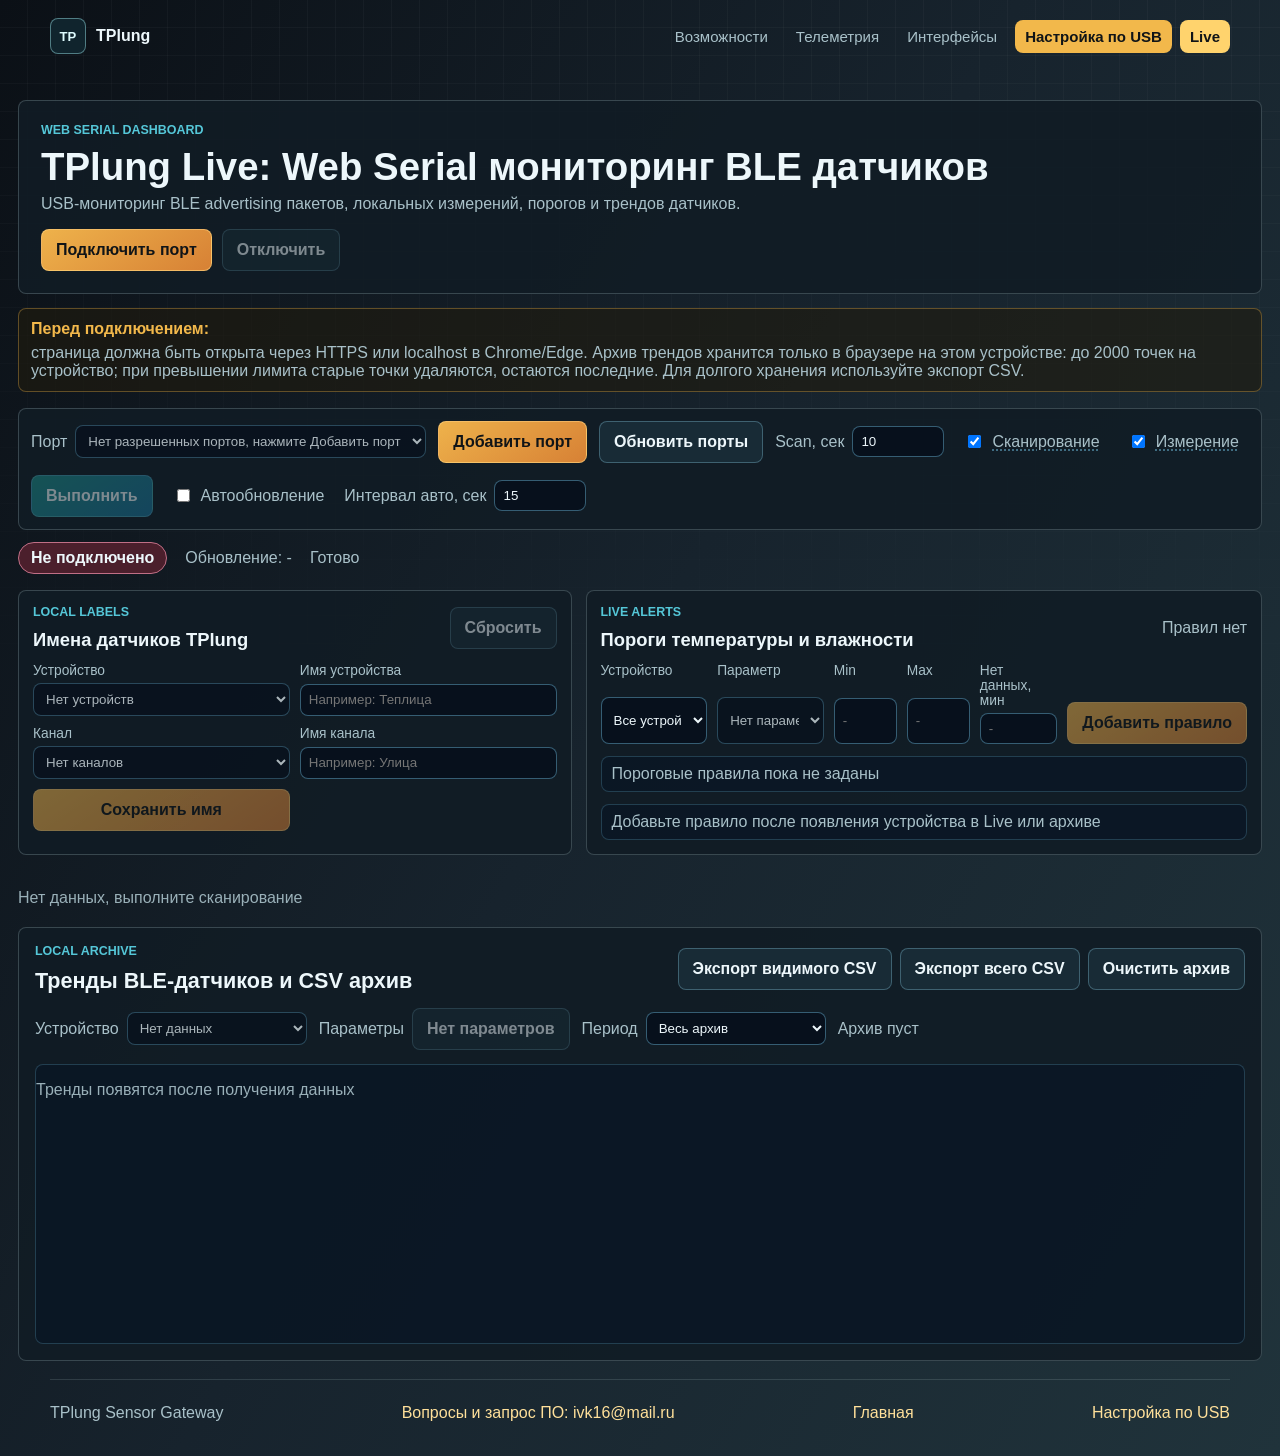
<file: live.html>
<!doctype html>
<html lang="ru">
<head>
  <meta charset="UTF-8" />
  <meta name="viewport" content="width=device-width, initial-scale=1.0" />
  <meta name="description" content="TPlung Live показывает BLE advertising и локальные измерения через Web Serial: датчики, пороги, тренды, CSV и USB-мониторинг." />
  <title>TPlung Live: Web Serial мониторинг BLE датчиков</title>
  <link rel="icon" href="./favicon.svg" type="image/svg+xml" />
  <link rel="stylesheet" href="./styles.css" />
</head>
<body>
  <div class="backdrop"></div>
  <header class="site-header">
    <a class="brand" href="./index.html" aria-label="TPlung Sensor Gateway">
      <span class="brand-mark">TP</span>
      <span>TPlung</span>
    </a>

    <nav class="site-nav" aria-label="Основная навигация">
      <a href="./index.html#features">Возможности</a>
      <a href="./index.html#telemetry">Телеметрия</a>
      <a href="./index.html#interfaces">Интерфейсы</a>
      <a class="nav-action" href="./firmware.html">Настройка по USB</a>
      <a class="nav-action nav-live" href="./live.html" aria-current="page">Live</a>
    </nav>
  </header>

  <main class="app live-shell">
    <header class="toolbar live-toolbar">
      <div class="title-wrap">
        <p class="eyebrow">Web Serial dashboard</p>
        <h1>TPlung Live: Web Serial мониторинг BLE датчиков</h1>
        <p>USB-мониторинг BLE advertising пакетов, локальных измерений, порогов и трендов датчиков.</p>
      </div>

      <div class="controls">
        <button id="connectBtn" class="btn btn-primary">Подключить порт</button>
        <button id="disconnectBtn" class="btn" disabled>Отключить</button>
      </div>
    </header>

    <section class="publish-note" aria-label="Требования и хранение данных">
      <strong>Перед подключением:</strong>
      <span>страница должна быть открыта через HTTPS или localhost в Chrome/Edge. Архив трендов хранится только в браузере на этом устройстве: до 2000 точек на устройство; при превышении лимита старые точки удаляются, остаются последние. Для долгого хранения используйте экспорт CSV.</span>
    </section>

    <section class="panel">
      <label>
        Порт
        <select id="portSelect">
          <option value="">Нет разрешенных портов, нажмите Добавить порт</option>
        </select>
      </label>

      <button id="addPortBtn" class="btn btn-primary">Добавить порт</button>
      <button id="refreshPortsBtn" class="btn">Обновить порты</button>

      <label>
        Scan, сек
        <input id="scanSec" type="number" min="3" max="60" value="10" />
      </label>

      <label class="inline">
        <input id="scanPhase" type="checkbox" checked />
        <span class="hint-label" title="Включает BLE-сканирование: USB-стик принимает advertising пакеты от TPlung устройств в течение заданного времени Scan.">Сканирование</span>
      </label>

      <label class="inline">
        <input id="measurePhase" type="checkbox" checked />
        <span class="hint-label" title="Запускает локальное измерение самого USB-стика: датчики 1-Wire, аналоговые каналы и счетчики, если они включены в настройках.">Измерение</span>
      </label>

      <button id="scanBtn" class="btn btn-accent run-control" disabled>Выполнить</button>

      <label class="inline">
        <input id="autoRefresh" type="checkbox" />
        Автообновление
      </label>

      <label>
        Интервал авто, сек
        <input id="autoSec" type="number" min="5" max="180" value="15" />
      </label>
    </section>

    <section class="status">
      <span id="statusBadge" class="badge badge-off">Не подключено</span>
      <span id="lastUpdate" class="muted">Обновление: -</span>
      <span id="logLine" class="muted">Готово</span>
    </section>

    <section class="live-tools-grid" aria-label="Локальные имена и уведомления">
      <section class="tool-panel" aria-label="Имена устройств и каналов">
        <div class="tool-head">
          <div>
            <p class="eyebrow">Local labels</p>
            <h2>Имена датчиков TPlung</h2>
          </div>
          <button id="clearNamesBtn" class="btn" type="button">Сбросить</button>
        </div>

        <div class="tool-form">
          <label>
            Устройство
            <select id="nameDeviceSelect"></select>
          </label>
          <label>
            Имя устройства
            <input id="deviceNameInput" type="text" maxlength="40" placeholder="Например: Теплица" />
          </label>
          <label>
            Канал
            <select id="nameParamSelect"></select>
          </label>
          <label>
            Имя канала
            <input id="paramNameInput" type="text" maxlength="40" placeholder="Например: Улица" />
          </label>
          <button id="saveNamesBtn" class="btn btn-primary" type="button">Сохранить имя</button>
        </div>
      </section>

      <section class="tool-panel" aria-label="Пороговые уведомления Live">
        <div class="tool-head">
          <div>
            <p class="eyebrow">Live alerts</p>
            <h2>Пороги температуры и влажности</h2>
          </div>
          <span id="alertSummary" class="muted">Правил нет</span>
        </div>

        <div class="tool-form alert-form">
          <label>
            Устройство
            <select id="alertDeviceSelect"></select>
          </label>
          <label>
            Параметр
            <select id="alertParamSelect"></select>
          </label>
          <label>
            Min
            <input id="alertMinInput" type="number" step="0.1" placeholder="-" />
          </label>
          <label>
            Max
            <input id="alertMaxInput" type="number" step="0.1" placeholder="-" />
          </label>
          <label>
            Нет данных, мин
            <input id="alertOfflineInput" type="number" min="1" step="1" placeholder="-" />
          </label>
          <button id="addAlertRuleBtn" class="btn btn-primary" type="button">Добавить правило</button>
        </div>

        <div id="alertRulesList" class="rule-list"></div>
        <div id="alertList" class="alert-list"></div>
      </section>
    </section>

    <section id="cards" class="cards"></section>

    <section class="trend-panel" aria-label="Тренды устройств">
      <div class="trend-head">
        <div>
          <p class="eyebrow">Local archive</p>
          <h2>Тренды BLE-датчиков и CSV архив</h2>
        </div>
        <div class="trend-head-actions">
          <button id="exportVisibleArchiveBtn" class="btn" type="button">Экспорт видимого CSV</button>
          <button id="exportArchiveBtn" class="btn" type="button">Экспорт всего CSV</button>
          <button id="clearArchiveBtn" class="btn" type="button">Очистить архив</button>
        </div>
      </div>

      <div class="trend-controls">
        <label>
          Устройство
          <select id="trendDeviceSelect"></select>
        </label>
        <div class="trend-param-menu">
          <span>Параметры</span>
          <button id="trendParamButton" class="btn" type="button">Нет параметров</button>
          <div id="trendParamList" class="trend-param-list" hidden></div>
        </div>
        <label>
          Период
          <select id="trendTimeRange">
            <option value="all">Весь архив</option>
            <option value="900000">15 мин</option>
            <option value="3600000">1 час</option>
            <option value="21600000">6 часов</option>
            <option value="86400000">24 часа</option>
          </select>
        </label>
        <span id="trendSummary" class="muted">Архив пуст</span>
      </div>

      <div id="trendChart" class="trend-chart"></div>
    </section>
  </main>

  <template id="cardTemplate">
    <article class="card">
      <div class="card-head">
        <h3 class="dev-title"></h3>
        <div class="head-chips"></div>
      </div>
      <div class="measure-grid"></div>
      <div class="energy-grid"></div>
    </article>
  </template>

  <footer class="site-footer">
    <span>TPlung Sensor Gateway</span>
    <a href="mailto:ivk16@mail.ru">Вопросы и запрос ПО: ivk16@mail.ru</a>
    <a href="./index.html">Главная</a>
    <a href="./firmware.html">Настройка по USB</a>
  </footer>

  <script type="module" src="./app.js"></script>
</body>
</html>
</file>
<file: styles.css>
:root {
  --bg-0: #0b1016;
  --bg-1: #15212c;
  --bg-2: #20333b;
  --surface: #111c25e6;
  --surface-strong: #172631f2;
  --card: #13222ccc;
  --card-border: #6fb7c466;
  --text: #edf7fb;
  --muted: #a9c1c9;
  --ok: #4bd08f;
  --warn: #f0b44c;
  --bad: #ef6d6d;
  --accent: #55c7d8;
  --accent-strong: #f2b84b;
  --radius: 8px;
  --shadow: 0 24px 70px #00000045;
}

* {
  box-sizing: border-box;
}

html {
  scroll-behavior: smooth;
}

body {
  margin: 0;
  font-family: "Segoe UI", "Noto Sans", sans-serif;
  color: var(--text);
  background: linear-gradient(120deg, #0b1016 0%, #17232d 48%, #20333b 100%);
  min-height: 100vh;
}

a {
  color: inherit;
  text-decoration: none;
}

.backdrop {
  position: fixed;
  inset: 0;
  background-image: linear-gradient(transparent 95%, #ffffff08 95%),
                    linear-gradient(90deg, transparent 95%, #ffffff08 95%);
  background-size: 28px 28px;
  mask-image: linear-gradient(#000, transparent 88%);
  pointer-events: none;
}

.site-header,
.site-footer,
.site-shell,
.app {
  position: relative;
}

.site-header {
  z-index: 2;
  display: flex;
  align-items: center;
  justify-content: space-between;
  gap: 18px;
  width: min(1180px, calc(100% - 32px));
  margin: 0 auto;
  padding: 18px 0;
}

.brand {
  display: inline-flex;
  align-items: center;
  gap: 10px;
  font-weight: 700;
}

.brand-mark {
  display: grid;
  place-items: center;
  width: 36px;
  height: 36px;
  border: 1px solid #8fd6dc80;
  border-radius: var(--radius);
  background: #10242d;
  color: #dffcff;
  font-size: 0.82rem;
}

.site-nav {
  display: flex;
  flex-wrap: wrap;
  justify-content: flex-end;
  gap: 8px;
}

.site-nav a {
  padding: 8px 10px;
  border-radius: var(--radius);
  color: var(--muted);
  font-size: 0.94rem;
}

.site-nav a:hover,
.site-nav a[aria-current="page"] {
  color: var(--text);
  background: #ffffff12;
}

.site-nav .nav-action,
.site-nav .nav-live {
  color: #101417;
  background: var(--accent-strong);
  font-weight: 700;
}

.site-nav .nav-action:hover,
.site-nav .nav-action[aria-current="page"],
.site-nav .nav-live:hover,
.site-nav .nav-live[aria-current="page"] {
  color: #101417;
  background: #ffd36d;
}

.site-shell {
  width: min(1180px, calc(100% - 32px));
  margin: 0 auto;
  padding: 18px 0 56px;
}

.hero-section {
  min-height: auto;
  display: grid;
  grid-template-columns: minmax(0, 0.95fr) minmax(360px, 0.72fr);
  align-items: center;
  gap: 24px;
  padding: 12px 0 24px;
}

.hero-copy {
  max-width: 720px;
}

.hero-aside {
  display: grid;
  gap: 12px;
  align-self: stretch;
}

.eyebrow {
  margin: 0 0 10px;
  color: var(--accent);
  font-size: 0.78rem;
  font-weight: 800;
  letter-spacing: 0;
  text-transform: uppercase;
}

h1,
h2,
h3,
p {
  overflow-wrap: anywhere;
}

.nowrap {
  white-space: nowrap;
  overflow-wrap: normal;
  word-break: keep-all;
}

.hero-copy h1,
.section-head h2,
.title-wrap h1 {
  margin: 0;
  letter-spacing: 0;
  line-height: 1.04;
}

.hero-copy h1 {
  font-size: clamp(2.15rem, 3.8vw, 3.7rem);
  max-width: 760px;
}

.hero-lead {
  max-width: 660px;
  margin: 20px 0 0;
  color: #d1e3e8;
  font-size: 1.14rem;
  line-height: 1.65;
}

.hero-actions {
  display: flex;
  flex-wrap: wrap;
  gap: 12px;
  margin-top: 24px;
}

.btn {
  display: inline-flex;
  align-items: center;
  justify-content: center;
  min-height: 42px;
  border: 1px solid #8bcde355;
  background: #182b36;
  color: var(--text);
  border-radius: var(--radius);
  padding: 10px 14px;
  cursor: pointer;
  font: inherit;
  font-weight: 650;
  white-space: nowrap;
}

.btn:hover:not(:disabled) {
  border-color: #b6eef2aa;
  transform: translateY(-1px);
}

.btn:disabled {
  opacity: 0.5;
  cursor: not-allowed;
}

.btn-primary {
  background: linear-gradient(145deg, #eeb24b, #d78135);
  border-color: #ffd27d99;
  color: #101417;
}

.btn-accent {
  background: linear-gradient(145deg, #1c8b86, #1a6f97);
}

.product-photo {
  margin: 0;
  border: 1px solid #d8f6f833;
  border-radius: var(--radius);
  background: #07142599;
  overflow: hidden;
  box-shadow: 0 16px 44px #00000022;
}

.product-photo img {
  display: block;
  width: 100%;
  height: 100%;
  object-fit: cover;
}

.photo-carousel {
  display: grid;
  grid-template-columns: minmax(140px, 168px) minmax(0, 1fr);
  align-items: stretch;
  gap: 12px;
  margin-top: 18px;
  width: min(100%, 520px);
  border: 1px solid #d8f6f833;
  border-radius: var(--radius);
  background: linear-gradient(160deg, #14242ee8, #0f1820e8);
  padding: 10px;
  box-shadow: 0 16px 44px #00000022;
}

.carousel-stage {
  grid-row: 2;
  height: 216px;
  box-shadow: none;
}

.photo-carousel.is-landscape {
  grid-template-columns: minmax(220px, 270px) minmax(0, 1fr);
  width: min(100%, 590px);
}

.photo-carousel.is-landscape .carousel-stage {
  height: 160px;
}

.carousel-zoom-button {
  display: block;
  width: 100%;
  height: 100%;
  border: 0;
  background: transparent;
  color: inherit;
  cursor: zoom-in;
  padding: 0;
}

.carousel-stage img {
  object-fit: cover;
  object-position: center;
}

.carousel-controls {
  display: grid;
  grid-row: 2;
  grid-template-columns: repeat(2, minmax(0, 1fr));
  gap: 8px;
  align-content: start;
  min-width: 0;
}

.carousel-btn {
  grid-row: 3;
  min-width: 38px;
  min-height: 38px;
  border: 1px solid #8bcde355;
  border-radius: var(--radius);
  background: #182b36;
  color: var(--text);
  cursor: pointer;
  font: inherit;
  font-size: 1.45rem;
  font-weight: 850;
}

.carousel-btn:hover {
  border-color: #b6eef2aa;
  background: #203641;
}

.carousel-meta {
  display: grid;
  grid-column: 1 / -1;
  grid-row: 2;
  align-content: center;
  gap: 4px;
  min-width: 0;
  border: 1px solid #d8f6f82b;
  border-radius: var(--radius);
  background: #0c151de0;
  padding: 10px 12px;
}

.carousel-meta span {
  color: var(--accent);
  font-size: 0.78rem;
  font-weight: 800;
}

.carousel-meta strong {
  overflow: hidden;
  text-overflow: ellipsis;
  white-space: nowrap;
  font-size: 1rem;
}

#photoCarouselPrice {
  flex: 0 0 auto;
  border: 1px solid #f2b84b77;
  border-radius: 999px;
  background: #211b0e99;
  color: #ffe09a;
  padding: 5px 10px;
  font-size: 0.9rem;
  line-height: 1.2;
}

.carousel-buy-row {
  grid-column: 1 / -1;
  grid-row: 1;
  display: flex;
  flex-wrap: wrap;
  align-items: center;
  justify-content: space-between;
  gap: 8px;
  min-width: 0;
}

.buy-toggle {
  min-height: 32px;
  padding: 6px 10px;
  font-size: 0.86rem;
}

.buy-panel {
  grid-column: 1 / -1;
  display: grid;
  gap: 8px;
  border: 1px solid #f2b84b55;
  border-radius: var(--radius);
  background: #201b1099;
  padding: 10px;
}

.buy-panel[hidden] {
  display: none;
}

.buy-form-row {
  display: grid;
  grid-template-columns: minmax(0, 1fr) auto;
  gap: 8px;
  align-items: end;
}

.buy-quantity {
  display: grid;
  gap: 4px;
  color: var(--muted);
  font-size: 0.78rem;
  font-weight: 750;
  text-transform: uppercase;
}

.buy-quantity input {
  width: 82px;
  border: 1px solid #7bcff466;
  border-radius: var(--radius);
  background: #07101c;
  color: var(--text);
  padding: 7px 8px;
  font: inherit;
}

.buy-total {
  color: #ffe09a;
  font-weight: 850;
  text-align: right;
}

.buy-pay {
  width: 100%;
  min-height: 36px;
  padding: 8px 10px;
}

.qr-modal,
.photo-lightbox {
  position: fixed;
  inset: 0;
  z-index: 20;
  display: none;
  place-items: center;
  padding: 18px;
}

.qr-modal.is-open,
.photo-lightbox.is-open {
  display: grid;
}

.qr-modal-backdrop,
.lightbox-backdrop {
  position: absolute;
  inset: 0;
  border: 0;
  background: #03080dde;
  cursor: zoom-out;
}

.qr-modal-frame,
.lightbox-frame {
  position: relative;
  z-index: 1;
  display: grid;
  gap: 8px;
  width: fit-content;
  max-width: calc(100vw - 36px);
  max-height: calc(100vh - 36px);
  margin: 0;
  border: 1px solid #d8f6f84d;
  border-radius: var(--radius);
  background: #08131c;
  padding: 8px;
  box-shadow: 0 28px 90px #00000080;
}

.qr-modal-frame {
  width: min(100%, 380px);
  justify-items: center;
  padding: 18px;
}

.qr-modal-frame h2 {
  margin: 0;
  padding-right: 28px;
  font-size: 1.15rem;
}

.invoice-modal-frame {
  width: min(100%, 620px);
  justify-items: stretch;
  gap: 12px;
}

.invoice-help {
  margin: 0;
  color: var(--muted);
  line-height: 1.45;
  font-size: 0.9rem;
}

.invoice-form {
  display: grid;
  grid-template-columns: repeat(2, minmax(0, 1fr));
  gap: 10px;
  border: 1px solid #d8f6f82b;
  border-radius: var(--radius);
  background: #0c151de0;
  padding: 12px;
}

.invoice-form label {
  display: grid;
  gap: 5px;
  color: var(--muted);
  font-size: 0.86rem;
}

.invoice-form input,
.invoice-form select,
.invoice-form textarea {
  width: 100%;
  min-width: 0;
  border: 1px solid #7bcff466;
  border-radius: var(--radius);
  background: #07101c;
  color: var(--text);
  padding: 8px 9px;
  font: inherit;
}

.invoice-form textarea {
  resize: vertical;
}

.invoice-form .field-wide {
  grid-column: 1 / -1;
}

.invoice-req-btn {
  width: 100%;
  white-space: normal;
  line-height: 1.35;
  text-align: center;
}

.sbp-qr {
  display: grid;
  justify-items: center;
  gap: 10px;
  width: 100%;
}

.sbp-qr img {
  display: block;
  width: min(240px, 100%);
  aspect-ratio: 1;
  border-radius: 6px;
  background: #fff;
}

.sbp-qr img[hidden] {
  display: none;
}

.sbp-qr p {
  margin: 0;
  color: var(--muted);
  font-size: 0.9rem;
  line-height: 1.35;
  text-align: center;
}

.lightbox-frame img {
  display: block;
  width: auto;
  max-width: calc(100vw - 52px);
  max-height: calc(100vh - 104px);
  object-fit: contain;
}

.lightbox-frame figcaption {
  color: var(--muted);
  font-size: 0.92rem;
  text-align: center;
}

.qr-modal-close,
.lightbox-close {
  position: absolute;
  top: 10px;
  right: 10px;
  display: grid;
  place-items: center;
  width: 36px;
  height: 36px;
  border: 1px solid #d8f6f866;
  border-radius: var(--radius);
  background: #07101ccc;
  color: var(--text);
  cursor: pointer;
  font: inherit;
  font-size: 1.35rem;
  line-height: 1;
}

.qr-modal-close:hover,
.lightbox-close:hover {
  background: #203641;
}

.tplung-console {
  align-self: stretch;
  border: 1px solid #d8f6f840;
  border-radius: var(--radius);
  background: linear-gradient(160deg, #172832f0, #101a22f2);
  box-shadow: var(--shadow);
  padding: 16px;
}

.console-head {
  display: flex;
  align-items: center;
  justify-content: space-between;
  gap: 14px;
  margin-bottom: 14px;
  padding-bottom: 14px;
  border-bottom: 1px solid #d8f6f822;
}

.console-head span,
.console-tile span {
  color: var(--muted);
  font-size: 0.78rem;
  text-transform: uppercase;
}

.console-head strong {
  color: #ffe09a;
  font-size: 1.4rem;
}

.console-grid {
  display: grid;
  grid-template-columns: repeat(2, minmax(0, 1fr));
  gap: 10px;
}

.console-tile {
  min-height: 104px;
  display: flex;
  flex-direction: column;
  justify-content: space-between;
  gap: 14px;
  border: 1px solid #d8f6f82b;
  border-radius: var(--radius);
  background: #0c151de0;
  padding: 14px;
}

.console-tile strong {
  line-height: 1.25;
}

.tile-wide {
  grid-column: 1 / -1;
  min-height: 118px;
  background: linear-gradient(135deg, #203c46, #142028);
}

.console-link {
  border-color: #f2b84b99;
  background: #2c2518;
}

.console-link strong {
  color: #ffe09a;
}

.overview-grid {
  display: grid;
  grid-template-columns: repeat(6, 1fr);
  gap: 12px;
  margin-top: 8px;
}

.overview-tile {
  min-height: 126px;
  border: 1px solid #d8f6f833;
  border-radius: var(--radius);
  background: var(--surface);
  padding: 18px;
  box-shadow: 0 16px 44px #00000024;
}

.overview-tile.accent-tile {
  background: linear-gradient(145deg, #23444b, #14222a);
  border-color: #89d3d880;
}

.overview-tile strong {
  display: block;
  color: #ffe09a;
  font-size: 2rem;
  line-height: 1;
}

.overview-tile span {
  display: block;
  margin-top: 10px;
  color: var(--muted);
  line-height: 1.35;
}

.section-block {
  padding: 72px 0 0;
  scroll-margin-top: 96px;
}

#usb-modem {
  scroll-margin-top: 0px;
}

#keenetic {
  scroll-margin-top: -100px;
}

.section-head {
  max-width: 760px;
}

.section-head h2 {
  font-size: clamp(1.8rem, 3.8vw, 3.2rem);
}

.section-head p:not(.eyebrow) {
  color: var(--muted);
  font-size: 1.04rem;
  line-height: 1.65;
}

.feature-grid,
.interface-grid {
  display: grid;
  grid-template-columns: repeat(3, 1fr);
  gap: 12px;
  margin-top: 26px;
}

.mail-control-grid {
  grid-template-columns: repeat(4, 1fr);
}

.feature-card,
.interface-panel,
.timeline-step {
  border: 1px solid #d8f6f833;
  border-radius: var(--radius);
  background: linear-gradient(160deg, #14242ee8, #0f1820e8);
  padding: 18px;
}

.feature-card {
  min-height: 236px;
  display: flex;
  flex-direction: column;
  box-shadow: 0 16px 44px #00000022;
}

.feature-icon {
  display: grid;
  place-items: center;
  width: 34px;
  height: 34px;
  border-radius: 6px;
  background: #203941;
  color: #ffe09a;
  font-weight: 850;
}

.feature-card h3,
.interface-panel h3 {
  margin: 16px 0 0;
  font-size: 1.05rem;
}

.feature-card p,
.interface-panel p,
.timeline-step p {
  margin: 10px 0 0;
  color: var(--muted);
  line-height: 1.55;
  hyphens: auto;
  text-align: justify;
}

.inline-download {
  display: inline-flex;
  align-items: center;
  gap: 8px;
  margin: 0 4px;
  padding: 4px 9px;
  border: 1px solid #ffd27d99;
  border-radius: 6px;
  background: linear-gradient(145deg, #eeb24b, #d78135);
  color: #101417;
  font-weight: 800;
  text-decoration: none;
  white-space: normal;
}

.inline-download::before {
  content: "↓";
  font-size: 0.95em;
  line-height: 1;
}

.inline-download:hover {
  background: #ffd36d;
  color: #101417;
}

.use-case-grid {
  display: grid;
  grid-template-columns: repeat(2, minmax(0, 1fr));
  gap: 14px;
  margin-top: 26px;
}

.use-case-card {
  display: grid;
  grid-template-columns: minmax(180px, 0.92fr) minmax(0, 1fr);
  gap: 14px;
  align-items: stretch;
  border: 1px solid #d8f6f833;
  border-radius: var(--radius);
  background: linear-gradient(160deg, #14242ee8, #0f1820e8);
  padding: 12px;
  box-shadow: 0 16px 44px #00000022;
}

.use-case-card-wide {
  grid-column: 1 / -1;
  grid-template-columns: minmax(280px, 0.78fr) minmax(0, 1fr);
}

.use-case-idea {
  border-color: #f2b84b66;
  background: linear-gradient(160deg, #182c34e8, #171d18e8);
}

.use-case-visual {
  margin: 0;
  min-height: 190px;
  border: 1px solid #86dcff33;
  border-radius: var(--radius);
  background: #07142599;
  overflow: hidden;
}

.use-case-visual img {
  display: block;
  width: 100%;
  height: 100%;
  min-height: 190px;
  object-fit: cover;
}

.use-case-copy {
  display: flex;
  min-width: 0;
  flex-direction: column;
  justify-content: center;
  padding: 4px 4px 4px 0;
}

.use-case-copy h3 {
  margin: 0;
  font-size: 1.08rem;
}

.use-case-copy p {
  margin: 10px 0 0;
  color: var(--muted);
  line-height: 1.55;
  hyphens: auto;
  text-align: justify;
}

.use-case-metrics {
  display: grid;
  grid-template-columns: repeat(2, minmax(0, 1fr));
  gap: 8px;
  margin-top: 14px;
}

.use-case-metrics span {
  border: 1px solid #f2b84b55;
  border-radius: 8px;
  background: #201b1099;
  color: #ffe09a;
  padding: 8px 10px;
  font-size: 0.86rem;
  font-weight: 750;
}

.code-block {
  margin: 12px 0 0;
  padding: 10px 12px;
  border: 1px solid #d8f6f83a;
  border-radius: var(--radius);
  background: #07101cde;
  color: #d5edf2;
  font-family: "Consolas", "Courier New", monospace;
  font-size: 0.82rem;
  line-height: 1.45;
  white-space: pre-wrap;
  overflow-wrap: anywhere;
  word-break: break-word;
  overflow-x: auto;
}

.report-panel {
  width: min(100%, 800px);
  margin-top: 1rem;
  padding: 14px;
}

.report-panel h3 {
  margin-top: 0;
}

.report-preview {
  margin: 12px 0 0;
  max-width: 760px;
  max-height: 430px;
  overflow: auto;
  border: 1px solid #d8f6f83a;
  border-radius: var(--radius);
  background: #07101cde;
}

.report-preview img {
  display: block;
  width: 100%;
  height: auto;
  border: 0;
}

.connection-layout {
  display: grid;
  grid-template-columns: minmax(280px, 0.86fr) minmax(0, 1fr);
  gap: 18px;
  align-items: start;
  margin-top: 26px;
}

.connection-diagram {
  margin: 0;
  border: 1px solid #d8f6f833;
  border-radius: var(--radius);
  background: #f8fafc;
  padding: 12px;
}

.connection-diagram img {
  display: block;
  width: 100%;
  max-height: 620px;
  object-fit: contain;
}

.connection-panels {
  display: grid;
  grid-template-columns: repeat(2, minmax(0, 1fr));
  gap: 12px;
}

.accent-panel {
  border-color: #f2b84b77;
  background: linear-gradient(160deg, #1f2e2ce8, #1c1a10e8);
}

.compact-actions {
  margin-top: 16px;
}

.firmware-shell {
  max-width: 1180px;
}

.settings-workbench {
  margin-top: 18px;
  border: 1px solid #d8f6f833;
  border-radius: var(--radius);
  background: linear-gradient(160deg, #14242ee8, #0f1820e8);
  overflow: hidden;
}

.settings-tabs {
  display: flex;
  flex-wrap: wrap;
  gap: 6px;
  padding: 12px;
  border-bottom: 1px solid #d8f6f822;
  background: #07101c88;
}

.settings-tab {
  border: 1px solid #d8f6f82e;
  border-radius: 8px;
  background: #0d1b27;
  color: var(--muted);
  padding: 9px 12px;
  font: inherit;
  font-weight: 750;
  cursor: pointer;
}

.settings-tab.active {
  border-color: #7bcff488;
  background: #18394b;
  color: var(--text);
}

.settings-actions {
  display: flex;
  flex-wrap: wrap;
  gap: 10px;
  padding: 12px;
  border-bottom: 1px solid #d8f6f822;
}

.settings-screen {
  padding: 18px;
}

.settings-section-head {
  display: flex;
  flex-wrap: wrap;
  gap: 8px 14px;
  align-items: baseline;
  justify-content: space-between;
  margin-bottom: 14px;
}

.settings-section-head h2 {
  margin: 0;
  font-size: clamp(1.35rem, 2.2vw, 2rem);
}

.settings-section-head p {
  margin: 0;
  color: #ffe09a;
  font-family: "Consolas", "Courier New", monospace;
  font-size: 0.86rem;
}

.settings-form {
  display: grid;
  grid-template-columns: repeat(2, minmax(0, 1fr));
  gap: 10px;
}

.setting-row {
  display: grid;
  grid-template-columns: minmax(150px, 0.92fr) minmax(0, 1fr);
  gap: 12px;
  align-items: center;
  min-height: 48px;
  padding: 10px 12px;
  border: 1px solid #d8f6f82e;
  border-radius: var(--radius);
  background: #07101c99;
  color: var(--muted);
}

.setting-row span {
  color: #d5edf2;
  font-weight: 700;
}

.setting-row .hint-label {
  cursor: help;
  text-decoration: underline dotted #7bcff499;
  text-underline-offset: 3px;
}

.setting-row input,
.setting-row select {
  min-width: 0;
  width: 100%;
  border: 1px solid #7bcff466;
  border-radius: 8px;
  background: #081522;
  color: var(--text);
  padding: 8px 9px;
  font: inherit;
}

.setting-row input[type="checkbox"] {
  justify-self: end;
  width: 42px;
  height: 22px;
  accent-color: #7bcff4;
}

.settings-group {
  display: grid;
  gap: 10px;
  min-width: 0;
  margin: 0;
  padding: 12px;
  border: 1px solid #d8f6f82e;
  border-radius: var(--radius);
  background: #07101c66;
}

.settings-group legend {
  padding: 0 8px;
  color: #ffe09a;
  font-weight: 850;
}

.settings-group .setting-row {
  border-color: #7bcff433;
  background: #081522aa;
}

.readonly-row output {
  justify-self: end;
  color: #ffe09a;
  font-weight: 850;
}

.firmware-port-panel input[type="text"],
.command-row input[type="text"] {
  border: 1px solid #7bcff466;
  border-radius: var(--radius);
  background: #07101c;
  color: var(--text);
  padding: 9px 10px;
  font: inherit;
}

.firmware-grid {
  display: grid;
  grid-template-columns: repeat(2, minmax(0, 1fr));
  gap: 12px;
  margin-top: 18px;
}

.firmware-panel {
  min-height: 0;
}

.firmware-panel-wide {
  grid-column: 1 / -1;
}

.preset-grid,
.settings-chips {
  display: flex;
  flex-wrap: wrap;
  gap: 8px;
  margin-top: 14px;
}

.preset-grid .btn {
  min-height: 36px;
  padding: 8px 10px;
  font-size: 0.88rem;
}

.settings-chips span {
  border: 1px solid #d8f6f82e;
  border-radius: 999px;
  background: #07101c99;
  color: #d5edf2;
  padding: 6px 9px;
  font-size: 0.82rem;
}

.command-row {
  display: grid;
  grid-template-columns: minmax(0, 1fr) auto;
  gap: 10px;
  margin-top: 14px;
}

.command-check {
  display: inline-flex;
  margin-top: 12px;
}

.command-log {
  min-height: 180px;
  max-height: 320px;
  overflow: auto;
}

.feature-points {
  display: flex;
  flex-wrap: wrap;
  gap: 6px;
  margin-top: auto;
  padding-top: 18px;
}

.feature-points span {
  border: 1px solid #d8f6f82e;
  border-radius: 999px;
  background: #07101c99;
  color: #d5edf2;
  padding: 5px 8px;
  font-size: 0.78rem;
}

.split-section {
  display: grid;
  grid-template-columns: minmax(0, 0.92fr) minmax(320px, 1fr);
  gap: 28px;
  align-items: start;
}

.timeline {
  display: grid;
  gap: 12px;
}

.timeline-step span {
  color: var(--accent-strong);
  font-weight: 850;
}

.timeline-step strong {
  display: block;
  margin-top: 8px;
}

.modem-highlight {
  display: grid;
  grid-template-columns: repeat(2, minmax(0, 1fr));
  gap: 12px;
  margin-top: 24px;
}

.modem-diagrams {
  display: grid;
  grid-template-columns: 1fr;
  gap: 12px;
  margin-top: 14px;
}

.modem-checklist {
  margin-top: 12px;
}

.checklist-grid {
  display: grid;
  grid-template-columns: repeat(3, minmax(0, 1fr));
  gap: 12px;
  margin-top: 10px;
}

.checklist-grid > div {
  border: 1px solid #d8f6f82e;
  border-radius: var(--radius);
  background: #07101c99;
  padding: 12px;
}

.checklist-grid strong {
  display: block;
  color: #ffe09a;
  margin-bottom: 8px;
}

.checklist-grid ul {
  margin: 0;
  padding-left: 18px;
  color: var(--muted);
  line-height: 1.5;
}

.checklist-grid li + li {
  margin-top: 6px;
}

.keenetic-shots {
  margin-top: 12px;
}

.keenetic-shots-grid {
  display: grid;
  grid-template-columns: repeat(2, minmax(320px, 460px));
  justify-content: center;
  gap: 12px;
  margin-top: 12px;
}

.keenetic-shot {
  margin: 0;
  border: 1px solid #d8f6f833;
  border-radius: var(--radius);
  background: #07101c99;
  overflow: hidden;
}

.keenetic-shot img {
  display: block;
  width: 100%;
  height: auto;
  max-height: 460px;
  object-fit: contain;
  background: #0b151f;
}

.keenetic-shot-native img {
  width: 100%;
  max-width: none;
  margin: 0;
}

.keenetic-shot-open {
  display: block;
  width: 100%;
  border: 0;
  padding: 0;
  margin: 0;
  background: transparent;
  cursor: zoom-in;
}

.keenetic-shot-open:focus-visible {
  outline: 2px solid #7bcff4;
  outline-offset: 2px;
}

.keenetic-shot figcaption {
  padding: 10px 12px;
  color: var(--muted);
  font-size: 0.9rem;
  line-height: 1.45;
}

.keenetic-shot-wide {
  grid-column: 1 / -1;
}

.diagram-panel {
  padding: 14px;
  overflow: hidden;
}

.diagram-panel figcaption {
  margin-bottom: 12px;
  color: #ffe09a;
  font-size: 0.95rem;
  font-weight: 760;
}

.diagram-panel svg {
  display: block;
  width: 100%;
  height: auto;
  border: 1px solid #d8f6f82b;
  border-radius: var(--radius);
  background: #0b151f;
}

.modem-steps {
  display: grid;
  grid-template-columns: repeat(3, minmax(0, 1fr));
  gap: 12px;
  margin-top: 16px;
}

.site-footer {
  display: flex;
  flex-wrap: wrap;
  justify-content: space-between;
  align-items: center;
  gap: 16px;
  width: min(1180px, calc(100% - 32px));
  margin: 0 auto;
  padding: 24px 0 34px;
  color: var(--muted);
  border-top: 1px solid #d8f6f822;
}

.site-footer a {
  color: #ffe09a;
  overflow-wrap: anywhere;
}

.app {
  padding: 18px;
  max-width: 1280px;
  margin: 0 auto;
}

.live-shell {
  padding-top: 28px;
}

.toolbar {
  display: flex;
  flex-wrap: wrap;
  gap: 16px;
  align-items: end;
  justify-content: space-between;
}

.live-toolbar {
  padding: 22px;
  border: 1px solid #d8f6f833;
  border-radius: var(--radius);
  background: var(--surface);
}

.title-wrap h1 {
  font-size: clamp(1.7rem, 3vw, 2.6rem);
}

.title-wrap p:not(.eyebrow) {
  margin: 8px 0 0;
  color: var(--muted);
}

.controls {
  display: flex;
  flex-wrap: wrap;
  gap: 10px;
}

.publish-note {
  margin-top: 14px;
  display: flex;
  flex-wrap: wrap;
  gap: 6px 10px;
  align-items: center;
  padding: 11px 12px;
  border: 1px solid #f2b84b55;
  border-radius: var(--radius);
  background: #211b0e99;
  color: var(--muted);
}

.publish-note strong {
  color: var(--accent-strong);
}

.panel {
  margin-top: 16px;
  display: flex;
  flex-wrap: wrap;
  gap: 12px;
  padding: 12px;
  border: 1px solid #d8f6f833;
  border-radius: var(--radius);
  background: var(--surface);
}

.panel label {
  display: flex;
  gap: 8px;
  align-items: center;
  color: var(--muted);
}

.panel input[type="number"],
.panel select {
  border: 1px solid #7bcff466;
  border-radius: var(--radius);
  background: #07101c;
  color: var(--text);
  padding: 7px 8px;
}

.panel input[type="number"] {
  width: 92px;
}

.panel select {
  min-width: 220px;
}

.inline {
  padding: 0 8px;
}

.run-control {
  align-self: center;
}

.panel .hint-label {
  cursor: help;
  text-decoration: underline dotted #7bcff499;
  text-underline-offset: 3px;
}

.status {
  margin-top: 12px;
  display: flex;
  flex-wrap: wrap;
  gap: 10px 18px;
  align-items: center;
}

.badge {
  border-radius: 100px;
  padding: 6px 12px;
  font-weight: 700;
  border: 1px solid transparent;
}

.badge-off {
  background: #4b1f2c;
  border-color: #c06f86;
}

.badge-on {
  background: #164731;
  border-color: #66d2a3;
}

.badge-info {
  background: #12304a;
  border-color: #7bcff4;
  color: #d5edf2;
}

.muted {
  color: var(--muted);
}

.live-tools-grid {
  margin-top: 16px;
  display: grid;
  grid-template-columns: minmax(280px, 0.9fr) minmax(340px, 1.1fr);
  gap: 14px;
}

.tool-panel {
  border: 1px solid #d8f6f833;
  border-radius: var(--radius);
  background: var(--surface);
  padding: 14px;
}

.tool-head {
  display: flex;
  align-items: center;
  justify-content: space-between;
  gap: 12px;
}

.tool-head h2 {
  margin: 0;
  font-size: 1.15rem;
}

.tool-form {
  margin-top: 12px;
  display: grid;
  grid-template-columns: repeat(2, minmax(0, 1fr));
  gap: 10px;
}

.tool-form label {
  display: grid;
  gap: 5px;
  color: var(--muted);
  font-size: 0.86rem;
}

.tool-form input[type="text"],
.tool-form input[type="number"],
.tool-form select {
  width: 100%;
  min-width: 0;
  border: 1px solid #7bcff466;
  border-radius: var(--radius);
  background: #07101c;
  color: var(--text);
  padding: 7px 8px;
}

.tool-form .btn,
.alert-form .btn {
  align-self: end;
}

.alert-form {
  grid-template-columns: 1.1fr 1.1fr 0.65fr 0.65fr 0.8fr auto;
}

.rule-list,
.alert-list {
  margin-top: 12px;
  display: grid;
  gap: 8px;
}

.rule-row,
.alert-item,
.rule-empty,
.alert-empty {
  border: 1px solid #86dcff33;
  border-radius: var(--radius);
  background: #07142599;
  padding: 8px 10px;
}

.rule-row {
  display: flex;
  align-items: center;
  justify-content: space-between;
  gap: 10px;
}

.rule-row span {
  color: var(--muted);
  overflow-wrap: anywhere;
}

.btn-small {
  padding: 5px 8px;
  font-size: 0.78rem;
}

.alert-item {
  display: grid;
  gap: 3px;
}

.alert-item strong {
  color: #ffd2d2;
}

.alert-item span {
  color: var(--muted);
}

.active-alert {
  border-color: #ff7a8aaa;
  background: #35101bcc;
}

.rule-empty,
.alert-empty {
  color: var(--muted);
}

.cards {
  margin-top: 18px;
  display: grid;
  grid-template-columns: repeat(auto-fill, minmax(300px, 1fr));
  gap: 14px;
}

.card {
  border-radius: var(--radius);
  border: 1px solid var(--card-border);
  background: linear-gradient(155deg, #11253dd9, var(--card));
  backdrop-filter: blur(4px);
  padding: 12px;
  animation: reveal 240ms ease-out;
}

@keyframes reveal {
  from {
    opacity: 0;
    transform: translateY(8px);
  }
  to {
    opacity: 1;
    transform: none;
  }
}

.card-head {
  display: flex;
  flex-wrap: wrap;
  justify-content: space-between;
  gap: 8px;
  align-items: start;
}

.dev-title {
  margin: 0;
  font-size: 0.95rem;
  letter-spacing: 0;
  color: #d5f1ff;
  overflow-wrap: anywhere;
}

.head-chips {
  display: flex;
  flex-wrap: wrap;
  justify-content: end;
  gap: 6px;
}

.chip {
  padding: 4px 8px;
  border-radius: 8px;
  font-size: 0.78rem;
  border: 1px solid #95cde844;
  background: #081d2ecc;
}

.chip.rssi-good {
  color: var(--ok);
}

.chip.rssi-mid {
  color: var(--warn);
}

.chip.rssi-low {
  color: var(--bad);
}

.chip.batt-good {
  color: var(--ok);
}

.chip.batt-mid {
  color: var(--warn);
}

.chip.batt-low {
  color: var(--bad);
}

.chip.signal-chip {
  color: #ffd2d2;
  border-color: #ff7a8a88;
  background: #3b111dcc;
}

.chip.alert-chip {
  color: #ffd2d2;
  border-color: #ff7a8aaa;
  background: #3b111dcc;
  box-shadow: 0 0 0 1px #ff7a8a33 inset;
}

.measure-grid,
.energy-grid {
  margin-top: 10px;
  display: grid;
  grid-template-columns: repeat(auto-fill, minmax(85px, 1fr));
  gap: 8px;
}

.energy-grid {
  grid-template-columns: 1fr;
}

.energy-counter {
  border: 1px solid #f2b84b66;
  border-radius: var(--radius);
  background: #201b1099;
  padding: 8px;
}

.energy-counter > strong {
  display: block;
  margin-bottom: 8px;
  color: #ffe09a;
  font-size: 0.82rem;
}

.energy-counter-grid {
  display: grid;
  grid-template-columns: repeat(3, minmax(0, 1fr));
  gap: 8px;
}

.energy-counter .tile {
  border-color: #f2b84b55;
  background: #14110acc;
}

.energy-counter .tile:last-child {
  border-color: #7bcff488;
  background: #092237cc;
}

.tile {
  border: 1px solid #86dcff44;
  border-radius: var(--radius);
  padding: 6px;
  background: #07142599;
}

.tile.signal-tile {
  border-color: #ff7a8aaa;
  background: #35101bcc;
  box-shadow: inset 0 0 0 1px #ff7a8a33;
}

.tile.threshold-tile {
  border-color: #ff7a8aaa;
  background: #35101bcc;
  box-shadow: inset 0 0 0 1px #ff7a8a44;
}

.tile.signal-tile .k,
.tile.signal-tile .v,
.tile.threshold-tile .k,
.tile.threshold-tile .v {
  color: #ffd2d2;
}

.tile .k {
  display: block;
  font-size: 0.72rem;
  color: var(--muted);
}

.tile .v {
  display: block;
  margin-top: 2px;
  font-size: 0.95rem;
  font-weight: 700;
}

.empty {
  margin-top: 16px;
  color: var(--muted);
  opacity: 0.9;
}

.trend-panel {
  margin-top: 20px;
  border: 1px solid #d8f6f833;
  border-radius: var(--radius);
  background: var(--surface);
  padding: 16px;
}

.trend-head {
  display: flex;
  flex-wrap: wrap;
  align-items: center;
  justify-content: space-between;
  gap: 12px;
}

.trend-head h2 {
  margin: 0;
  font-size: 1.35rem;
}

.trend-head-actions {
  display: flex;
  flex-wrap: wrap;
  gap: 8px;
}

.trend-controls {
  margin-top: 14px;
  display: flex;
  flex-wrap: wrap;
  align-items: center;
  gap: 12px;
}

.trend-controls label {
  display: flex;
  gap: 8px;
  align-items: center;
  color: var(--muted);
}

.trend-param-menu {
  position: relative;
  display: flex;
  gap: 8px;
  align-items: center;
  color: var(--muted);
}

.trend-controls select {
  min-width: 180px;
  border: 1px solid #7bcff466;
  border-radius: var(--radius);
  background: #07101c;
  color: var(--text);
  padding: 7px 8px;
}

.trend-param-list {
  position: absolute;
  z-index: 5;
  top: calc(100% + 8px);
  left: 0;
  min-width: 220px;
  max-height: 260px;
  overflow: auto;
  border: 1px solid #7bcff466;
  border-radius: var(--radius);
  background: #07101c;
  box-shadow: var(--shadow);
  padding: 6px;
}

.trend-param-list label {
  width: 100%;
  display: flex;
  justify-content: flex-start;
  gap: 8px;
  padding: 7px 8px;
  border-radius: 6px;
  color: var(--text);
  cursor: pointer;
}

.trend-param-list label:hover {
  background: #ffffff12;
}

.trend-param-empty {
  padding: 8px;
  color: var(--muted);
}

.trend-chart {
  margin-top: 14px;
  min-height: 280px;
  border: 1px solid #86dcff33;
  border-radius: var(--radius);
  background: #07142599;
  overflow: hidden;
}

.trend-chart svg {
  display: block;
  width: 100%;
  height: auto;
}

.trend-axis,
.trend-grid-line {
  stroke: #d8f6f844;
  stroke-width: 1;
}

.trend-grid-line {
  stroke-dasharray: 5 7;
}

.trend-line {
  fill: none;
  stroke: #f2b84b;
  stroke-width: 2.5;
}

.trend-point {
  cursor: crosshair;
}

.trend-dot {
  fill: #55c7d8;
  stroke: #07101c;
  stroke-width: 1;
}

.trend-hit {
  fill: transparent;
  stroke: none;
  pointer-events: all;
}

.trend-point:hover .trend-dot {
  stroke: #f8fdff;
  stroke-width: 1.6;
}

.trend-legend {
  display: flex;
  flex-wrap: wrap;
  gap: 8px 14px;
  padding: 10px 12px 12px;
  color: var(--muted);
  font-size: 0.86rem;
}

.trend-legend span {
  display: inline-flex;
  align-items: center;
  gap: 6px;
}

.trend-legend i {
  width: 10px;
  height: 10px;
  border-radius: 50%;
}

.trend-label {
  fill: var(--muted);
  font-size: 12px;
}

.trend-label-end {
  text-anchor: end;
}

.gallery-grid {
  display: grid;
  grid-template-columns: repeat(3, 1fr);
  gap: 12px;
  margin-top: 26px;
}

.gallery-item {
  position: relative;
  aspect-ratio: 1;
  border: 1px solid #d8f6f833;
  border-radius: var(--radius);
  background: #07101c99;
  overflow: hidden;
  cursor: pointer;
  transition: transform 0.2s ease, filter 0.2s ease;
}

.gallery-item:hover {
  transform: scale(1.02);
  filter: brightness(1.1);
}

.gallery-item img {
  display: block;
  width: 100%;
  height: 100%;
  object-fit: cover;
}

.gallery-item-overlay {
  position: absolute;
  inset: 0;
  display: flex;
  flex-direction: column;
  justify-content: flex-end;
  padding: 14px;
  background: linear-gradient(180deg, transparent 0%, #00000088 60%);
  opacity: 0;
  transition: opacity 0.2s ease;
}

.gallery-item:hover .gallery-item-overlay {
  opacity: 1;
}

.gallery-item-price {
  color: var(--accent-strong);
  font-weight: 800;
  font-size: 0.9rem;
}

.gallery-item-alt {
  color: var(--text);
  font-size: 0.85rem;
  line-height: 1.3;
  margin-top: 6px;
}

@media (max-width: 920px) {
  .hero-section,
  .split-section,
  .connection-layout {
    grid-template-columns: 1fr;
  }

  .tplung-console {
    max-width: 760px;
  }

  .hero-aside {
    max-width: 760px;
  }

  .overview-grid,
  .feature-grid,
  .interface-grid,
  .mail-control-grid {
    grid-template-columns: repeat(2, 1fr);
  }

  .use-case-grid {
    grid-template-columns: 1fr;
  }

  .live-tools-grid,
  .alert-form {
    grid-template-columns: 1fr;
  }

  .modem-highlight,
  .modem-steps,
  .checklist-grid {
    grid-template-columns: 1fr;
  }

  .keenetic-shots-grid {
    grid-template-columns: 1fr;
  }
}

@media (max-width: 680px) {
  .site-header {
    align-items: flex-start;
    flex-direction: column;
  }

  .site-nav {
    justify-content: flex-start;
  }

  .site-shell,
  .site-header,
  .site-footer {
    width: min(100% - 24px, 1180px);
  }

  .hero-copy h1 {
    font-size: 2rem;
  }

  .hero-lead {
    font-size: 1rem;
    line-height: 1.55;
  }

  .hero-actions .btn,
  .controls .btn,
  .run-control {
    width: 100%;
  }

  .console-grid {
    grid-template-columns: repeat(2, minmax(0, 1fr));
  }

  .photo-carousel {
    grid-template-columns: 1fr;
    width: 100%;
  }

  .carousel-stage {
    height: 220px;
  }

  .photo-carousel.is-landscape {
    grid-template-columns: 1fr;
  }

  .photo-carousel.is-landscape .carousel-stage {
    height: 180px;
  }

  .tile-wide {
    grid-column: 1 / -1;
    min-height: 86px;
  }

  .overview-grid {
    grid-template-columns: repeat(2, 1fr);
  }

  .feature-grid,
  .interface-grid,
  .use-case-card,
  .use-case-card-wide,
  .connection-panels,
  .firmware-grid,
  .settings-form,
  .mail-control-grid {
    grid-template-columns: 1fr;
  }

  .firmware-panel-wide {
    grid-column: auto;
  }

  .command-row {
    grid-template-columns: 1fr;
  }

  .setting-row {
    grid-template-columns: 1fr;
    gap: 8px;
  }

  .setting-row input[type="checkbox"] {
    justify-self: start;
  }

  .overview-tile,
  .feature-card,
  .use-case-visual,
  .use-case-visual img {
    min-height: auto;
  }

  .use-case-copy {
    padding: 0;
  }

  .use-case-metrics {
    grid-template-columns: 1fr;
  }

  .console-tile {
    min-height: 82px;
    padding: 12px;
  }

  .console-head {
    margin-bottom: 10px;
    padding-bottom: 10px;
  }

  .app {
    padding: 12px;
  }

  .panel {
    gap: 10px;
  }

  .panel label {
    width: 100%;
    justify-content: space-between;
  }

  .panel input[type="number"] {
    width: 120px;
  }

  .panel select {
    min-width: 0;
    width: min(100%, 260px);
  }

  .trend-controls label {
    width: 100%;
    justify-content: space-between;
  }

  .trend-param-menu {
    width: 100%;
    justify-content: space-between;
  }

  .trend-controls select {
    min-width: 0;
    width: min(100%, 260px);
  }

  .trend-param-list {
    right: 0;
    left: auto;
    width: min(100%, 260px);
  }

  .tool-head,
  .rule-row {
    align-items: flex-start;
    flex-direction: column;
  }

  .tool-form {
    grid-template-columns: 1fr;
  }

  .invoice-form {
    grid-template-columns: 1fr;
  }

  .gallery-grid {
    grid-template-columns: repeat(2, 1fr);
  }
}

@media (max-width: 430px) {
  .console-grid,
  .overview-grid {
    grid-template-columns: 1fr;
  }

  .gallery-grid {
    grid-template-columns: 1fr;
  }
}
</file>
